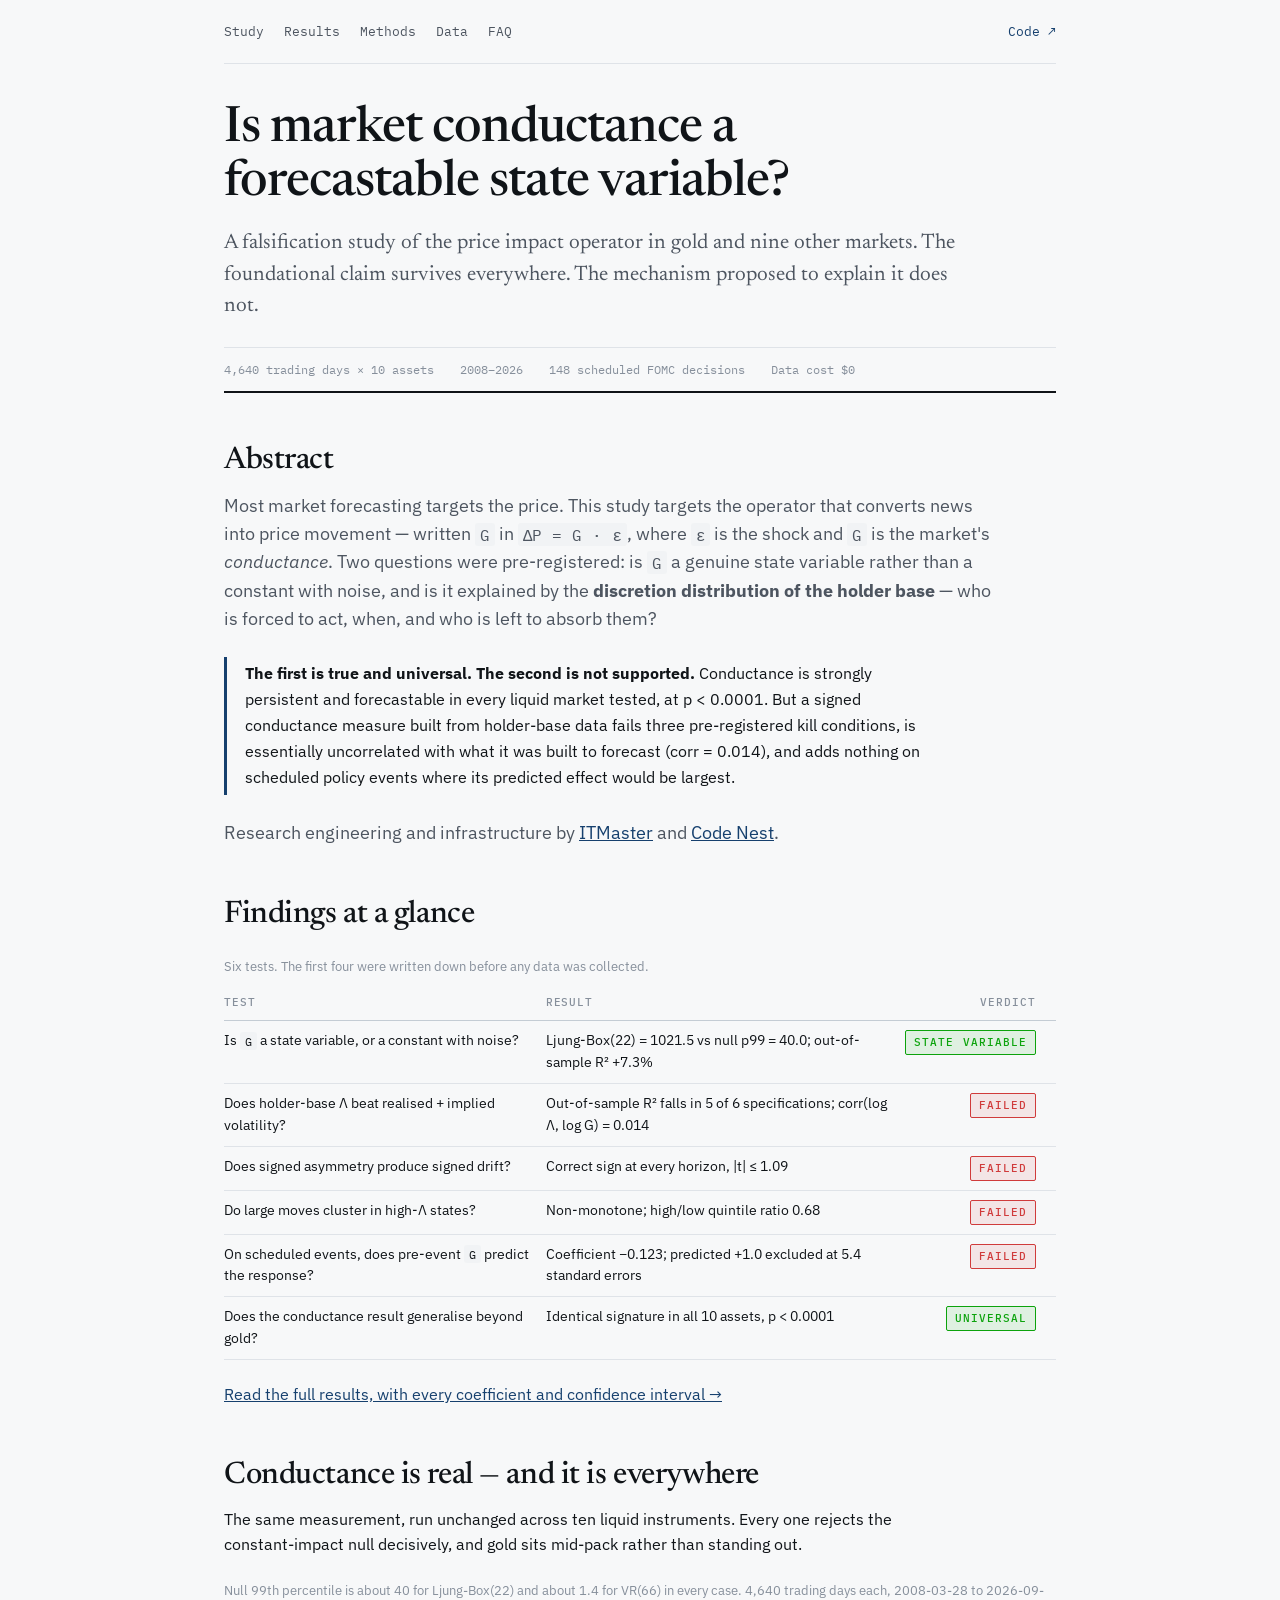
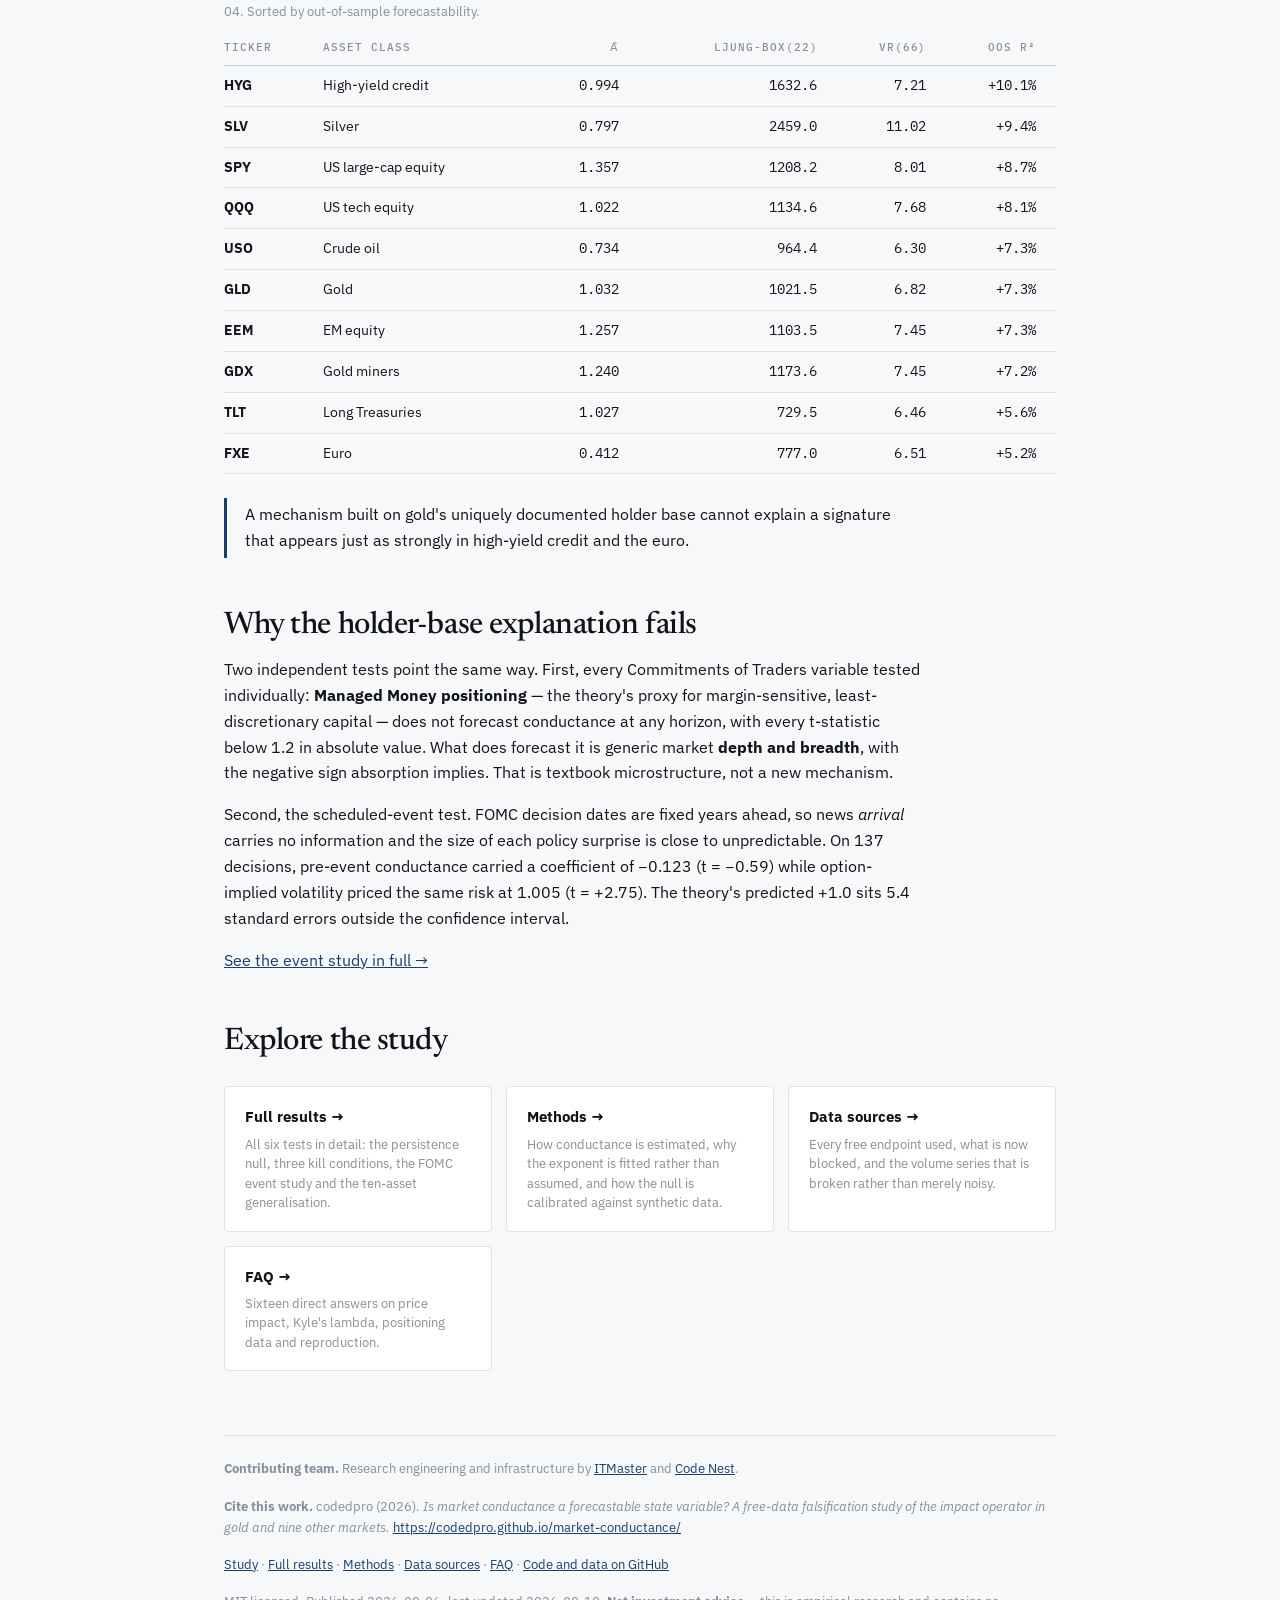
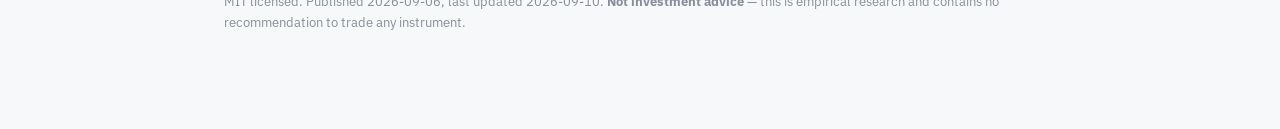
<file: index.html>
<!doctype html>
<html lang="en">
<head>
<meta charset="utf-8">
<meta name="viewport" content="width=device-width,initial-scale=1">
<title>Is Market Conductance a Forecastable State Variable?</title>
<meta name="description" content="Market conductance is a forecastable state variable in all 10 asset classes tested, at p<0.0001. The holder-base explanation for it fails at 5.4 sigma.">
<link rel="canonical" href="https://codedpro.github.io/market-conductance/">
<meta name="robots" content="index,follow,max-snippet:-1,max-image-preview:large,max-video-preview:-1">
<meta name="author" content="codedpro">
<meta name="theme-color" content="#f7f8f9">

<meta name="citation_title" content="Is market conductance a forecastable state variable? A free-data falsification study of the impact operator in gold and nine other markets">
<meta name="citation_author" content="codedpro">
<meta name="citation_author" content="ITMaster">
<meta name="citation_author" content="Code Nest">
<meta name="citation_publication_date" content="2026/09/06">
<meta name="citation_online_date" content="2026/09/06">
<meta name="citation_abstract_html_url" content="https://codedpro.github.io/market-conductance/">
<meta name="citation_public_url" content="https://codedpro.github.io/market-conductance/">
<meta name="citation_fulltext_world_readable" content="">
<meta name="citation_language" content="en">
<meta name="citation_keywords" content="market microstructure; price impact; Kyle lambda; Amihud illiquidity; market conductance; gold; Commitments of Traders; inelastic markets; event study; falsification">

<meta name="DC.title" content="Is market conductance a forecastable state variable? A free-data falsification study of the impact operator in gold and nine other markets">
<meta name="DC.creator" content="codedpro">
<meta name="DC.date" content="2026-09-06">
<meta name="DC.type" content="Text">
<meta name="DC.format" content="text/html">
<meta name="DC.language" content="en">
<meta name="DC.rights" content="MIT">
<meta name="DC.identifier" content="https://codedpro.github.io/market-conductance/">

<meta property="og:type" content="article">
<meta property="og:site_name" content="Market Conductance Study">
<meta property="og:locale" content="en_US">
<meta property="og:title" content="Is market conductance a forecastable state variable?">
<meta property="og:description" content="Market conductance is a forecastable state variable in all 10 asset classes tested, at p<0.0001. The holder-base explanation for it fails at 5.4 sigma.">
<meta property="og:url" content="https://codedpro.github.io/market-conductance/">
<meta property="og:image" content="https://codedpro.github.io/market-conductance/og.png">
<meta property="og:image:width" content="1200">
<meta property="og:image:height" content="630">
<meta property="og:image:alt" content="Market conductance study: forecastable in ten of ten asset classes; the holder-base explanation rejected at 5.4 sigma.">
<meta property="article:published_time" content="2026-09-06">
<meta property="article:modified_time" content="2026-09-10">
<meta property="article:author" content="codedpro">
<meta property="article:section" content="Quantitative finance">
<meta name="twitter:card" content="summary_large_image">
<meta name="twitter:title" content="Is market conductance a forecastable state variable?">
<meta name="twitter:description" content="Market conductance is a forecastable state variable in all 10 asset classes tested, at p<0.0001. The holder-base explanation for it fails at 5.4 sigma.">
<meta name="twitter:image" content="https://codedpro.github.io/market-conductance/og.png">

<link rel="preconnect" href="https://fonts.googleapis.com">
<link rel="preconnect" href="https://fonts.gstatic.com" crossorigin>
<link rel="stylesheet" href="https://fonts.googleapis.com/css2?family=Newsreader:opsz,wght@6..72,400;6..72,500&family=IBM+Plex+Sans:wght@400;500;600&family=IBM+Plex+Mono:wght@400;500&display=swap">
<link rel="stylesheet" href="assets/style.css">
<link rel="alternate" type="text/plain" href="https://codedpro.github.io/market-conductance/llms.txt" title="llms.txt">

<script type="application/ld+json">
{
 "@context": "https://schema.org",
 "@graph": [
  {
   "@type": "WebSite",
   "@id": "https://codedpro.github.io/market-conductance/#website",
   "url": "https://codedpro.github.io/market-conductance/",
   "name": "Market Conductance Study",
   "description": "Empirical falsification study of the market price-impact operator.",
   "inLanguage": "en",
   "publisher": {
    "@id": "https://codedpro.github.io/market-conductance/#org"
   }
  },
  {
   "@type": "Organization",
   "@id": "https://codedpro.github.io/market-conductance/#org",
   "name": "Project Lambda",
   "url": "https://codedpro.github.io/market-conductance/",
   "sameAs": [
    "https://github.com/codedpro/market-conductance"
   ],
   "member": [
    {
     "@type": "Organization",
     "name": "ITMaster",
     "url": "https://itmaster.uk"
    },
    {
     "@type": "Organization",
     "name": "Code Nest",
     "url": "https://code-nest.dev"
    }
   ]
  },
  {
   "@type": "BreadcrumbList",
   "@id": "https://codedpro.github.io/market-conductance/#breadcrumb",
   "itemListElement": [
    {
     "@type": "ListItem",
     "position": 1,
     "name": "Home",
     "item": "https://codedpro.github.io/market-conductance/"
    }
   ]
  },
  {
   "@type": "WebPage",
   "@id": "https://codedpro.github.io/market-conductance/#webpage",
   "url": "https://codedpro.github.io/market-conductance/",
   "name": "Is Market Conductance a Forecastable State Variable?",
   "description": "Market conductance is a forecastable state variable in all 10 asset classes tested, at p<0.0001. The holder-base explanation for it fails at 5.4 sigma.",
   "isPartOf": {
    "@id": "https://codedpro.github.io/market-conductance/#website"
   },
   "breadcrumb": {
    "@id": "https://codedpro.github.io/market-conductance/#breadcrumb"
   },
   "datePublished": "2026-09-06",
   "dateModified": "2026-09-10",
   "inLanguage": "en"
  },
  {
   "@type": "ScholarlyArticle",
   "@id": "https://codedpro.github.io/market-conductance/#article",
   "headline": "Is market conductance a forecastable state variable? A free-data falsification study of the impact operator in gold and nine other markets",
   "name": "Is market conductance a forecastable state variable? A free-data falsification study of the impact operator in gold and nine other markets",
   "abstract": "Tests whether the market impact operator G in dP = G x epsilon is a forecastable state variable and whether it is explained by the discretion distribution of the holder base. Conductance is strongly persistent and forecastable in all ten liquid markets tested (p < 0.0001), but the holder-base explanation fails three pre-registered kill conditions, and on 137 scheduled FOMC decisions pre-event conductance adds nothing beyond option-implied volatility, with the predicted +1.0 coefficient excluded at 5.4 standard errors.",
   "datePublished": "2026-09-06",
   "dateModified": "2026-09-10",
   "inLanguage": "en",
   "isAccessibleForFree": true,
   "license": "https://opensource.org/licenses/MIT",
   "keywords": "market microstructure, price impact, Kyle lambda, Amihud illiquidity, market conductance, gold, Commitments of Traders, inelastic markets, falsification, FOMC event study, volatility clustering, liquidity",
   "author": {
    "@type": "Person",
    "name": "codedpro",
    "url": "https://github.com/codedpro/market-conductance"
   },
   "contributor": [
    {
     "@type": "Organization",
     "name": "ITMaster",
     "url": "https://itmaster.uk"
    },
    {
     "@type": "Organization",
     "name": "Code Nest",
     "url": "https://code-nest.dev"
    }
   ],
   "publisher": {
    "@id": "https://codedpro.github.io/market-conductance/#org"
   },
   "mainEntityOfPage": "https://codedpro.github.io/market-conductance/",
   "image": "https://codedpro.github.io/market-conductance/og.png",
   "citation": [
    "Kyle, A. (1985). Continuous auctions and insider trading. Econometrica 53(6), 1315-1335.",
    "Amihud, Y. (2002). Illiquidity and stock returns. Journal of Financial Markets 5(1), 31-56.",
    "Gabaix, X. & Koijen, R. (2021). In search of the origins of financial fluctuations. NBER 28967.",
    "Brunnermeier, M. & Pedersen, L. (2009). Market liquidity and funding liquidity. RFS 22(6).",
    "Corsi, F. (2009). A simple approximate long-memory model of realized volatility. JFEC 7(2)."
   ]
  },
  {
   "@type": "Dataset",
   "@id": "https://codedpro.github.io/market-conductance/#dataset",
   "name": "Market conductance study results",
   "description": "Machine-readable results for conductance persistence tests, holder-base kill conditions, per-variable Commitments of Traders diagnostics, scheduled FOMC event tests and a ten-asset generalisation study.",
   "license": "https://opensource.org/licenses/MIT",
   "isAccessibleForFree": true,
   "creator": {
    "@id": "https://codedpro.github.io/market-conductance/#org"
   },
   "temporalCoverage": "2008-03-28/2026-09-04",
   "distribution": [
    {
     "@type": "DataDownload",
     "encodingFormat": "application/json",
     "contentUrl": "https://github.com/codedpro/market-conductance/tree/main/out"
    }
   ],
   "variableMeasured": [
    "log conductance",
    "Ljung-Box statistic",
    "variance ratio",
    "out-of-sample R-squared",
    "impact exponent alpha"
   ]
  },
  {
   "@type": "SoftwareSourceCode",
   "@id": "https://codedpro.github.io/market-conductance/#code",
   "name": "Market conductance pipeline",
   "programmingLanguage": "Python",
   "codeRepository": "https://github.com/codedpro/market-conductance",
   "license": "https://opensource.org/licenses/MIT"
  },
  {
   "@type": "DefinedTerm",
   "@id": "https://codedpro.github.io/market-conductance/#term-conductance",
   "name": "Market conductance",
   "description": "The operator converting a shock into price movement in dP = G x epsilon; equivalent to Kyle's lambda, the price impact per unit of order flow.",
   "inDefinedTermSet": {
    "@type": "DefinedTermSet",
    "name": "Market microstructure"
   }
  }
 ]
}
</script>
</head>
<body>
<a class="skip" href="#main">Skip to content</a>
<div class="wrap">
<nav class="topnav" aria-label="Sections">
<a href="">Study</a><a href="results/">Results</a><a href="methods/">Methods</a><a href="data/">Data</a><a href="faq/">FAQ</a>
<a class="gh" href="https://github.com/codedpro/market-conductance">Code &#8599;</a>
</nav>
<main id="main">
<h1>Is market conductance a forecastable state variable?</h1>
<p class="sub">A falsification study of the price impact operator in gold and nine other markets.
The foundational claim survives everywhere. The mechanism proposed to explain it does not.</p>
<div class="meta"><span>4,640 trading days &times; 10 assets</span><span>2008&ndash;2026</span>
<span>148 scheduled FOMC decisions</span><span>Data cost $0</span></div>

<h2 id="abstract">Abstract</h2>
<p class="lede">Most market forecasting targets the price. This study targets the operator that
converts news into price movement &mdash; written <code>G</code> in
<code>&Delta;P = G &middot; &epsilon;</code>, where <code>&epsilon;</code> is the shock and
<code>G</code> is the market's <em>conductance</em>. Two questions were pre-registered: is
<code>G</code> a genuine state variable rather than a constant with noise, and is it explained by
the <strong>discretion distribution of the holder base</strong> &mdash; who is forced to act, when,
and who is left to absorb them?</p>
<div class="key"><p><strong>The first is true and universal. The second is not supported.</strong>
Conductance is strongly persistent and forecastable in every liquid market tested, at
p &lt; 0.0001. But a signed conductance measure built from holder-base data fails three
pre-registered kill conditions, is essentially uncorrelated with what it was built to forecast
(corr = 0.014), and adds nothing on scheduled policy events where its predicted effect would be
largest.</p></div>
<p class="lede">Research engineering and infrastructure by <a href="https://itmaster.uk">ITMaster</a> and <a href="https://code-nest.dev">Code Nest</a>.</p>

<h2 id="findings">Findings at a glance</h2>
<div class="tscroll"><table>
<caption>Six tests. The first four were written down before any data was collected.</caption>
<thead><tr><th>Test</th><th>Result</th><th class="n">Verdict</th></tr></thead>
<tbody>
<tr><td>Is <code>G</code> a state variable, or a constant with noise?</td><td>Ljung-Box(22) = 1021.5 vs null p99 = 40.0; out-of-sample R&sup2; +7.3%</td><td class="n"><span class="stamp pass">STATE VARIABLE</span></td></tr>
<tr><td>Does holder-base &Lambda; beat realised + implied volatility?</td><td>Out-of-sample R&sup2; falls in 5 of 6 specifications; corr(log &Lambda;, log G) = 0.014</td><td class="n"><span class="stamp fail">FAILED</span></td></tr>
<tr><td>Does signed asymmetry produce signed drift?</td><td>Correct sign at every horizon, |t| &le; 1.09</td><td class="n"><span class="stamp fail">FAILED</span></td></tr>
<tr><td>Do large moves cluster in high-&Lambda; states?</td><td>Non-monotone; high/low quintile ratio 0.68</td><td class="n"><span class="stamp fail">FAILED</span></td></tr>
<tr><td>On scheduled events, does pre-event <code>G</code> predict the response?</td><td>Coefficient &minus;0.123; predicted +1.0 excluded at 5.4 standard errors</td><td class="n"><span class="stamp fail">FAILED</span></td></tr>
<tr><td>Does the conductance result generalise beyond gold?</td><td>Identical signature in all 10 assets, p &lt; 0.0001</td><td class="n"><span class="stamp pass">UNIVERSAL</span></td></tr>
</tbody></table></div>
<p><a href="results/">Read the full results, with every coefficient and confidence interval &rarr;</a></p>

<h2 id="universal">Conductance is real &mdash; and it is everywhere</h2>
<p>The same measurement, run unchanged across ten liquid instruments. Every one rejects the
constant-impact null decisively, and gold sits mid-pack rather than standing out.</p>
<div class="tscroll"><table>
<caption>Null 99th percentile is about 40 for Ljung-Box(22) and about 1.4 for VR(66) in every case. 4,640 trading days each, 2008-03-28 to 2026-09-04. Sorted by out-of-sample forecastability.</caption>
<thead><tr><th>Ticker</th><th>Asset class</th><th class="n">&alpha;&#770;</th>
<th class="n">Ljung-Box(22)</th><th class="n">VR(66)</th><th class="n">OOS R&sup2;</th></tr></thead>
<tbody><tr><td><strong>HYG</strong></td><td>High-yield credit</td><td class="n">0.994</td><td class="n">1632.6</td><td class="n">7.21</td><td class="n">+10.1%</td></tr>
<tr><td><strong>SLV</strong></td><td>Silver</td><td class="n">0.797</td><td class="n">2459.0</td><td class="n">11.02</td><td class="n">+9.4%</td></tr>
<tr><td><strong>SPY</strong></td><td>US large-cap equity</td><td class="n">1.357</td><td class="n">1208.2</td><td class="n">8.01</td><td class="n">+8.7%</td></tr>
<tr><td><strong>QQQ</strong></td><td>US tech equity</td><td class="n">1.022</td><td class="n">1134.6</td><td class="n">7.68</td><td class="n">+8.1%</td></tr>
<tr><td><strong>USO</strong></td><td>Crude oil</td><td class="n">0.734</td><td class="n">964.4</td><td class="n">6.30</td><td class="n">+7.3%</td></tr>
<tr><td><strong>GLD</strong></td><td>Gold</td><td class="n">1.032</td><td class="n">1021.5</td><td class="n">6.82</td><td class="n">+7.3%</td></tr>
<tr><td><strong>EEM</strong></td><td>EM equity</td><td class="n">1.257</td><td class="n">1103.5</td><td class="n">7.45</td><td class="n">+7.3%</td></tr>
<tr><td><strong>GDX</strong></td><td>Gold miners</td><td class="n">1.240</td><td class="n">1173.6</td><td class="n">7.45</td><td class="n">+7.2%</td></tr>
<tr><td><strong>TLT</strong></td><td>Long Treasuries</td><td class="n">1.027</td><td class="n">729.5</td><td class="n">6.46</td><td class="n">+5.6%</td></tr>
<tr><td><strong>FXE</strong></td><td>Euro</td><td class="n">0.412</td><td class="n">777.0</td><td class="n">6.51</td><td class="n">+5.2%</td></tr></tbody></table></div>
<div class="key"><p>A mechanism built on gold's uniquely documented holder base cannot explain a
signature that appears just as strongly in high-yield credit and the euro.</p></div>

<h2 id="why">Why the holder-base explanation fails</h2>
<p>Two independent tests point the same way. First, every Commitments of Traders variable tested
individually: <strong>Managed Money positioning</strong> &mdash; the theory's proxy for
margin-sensitive, least-discretionary capital &mdash; does not forecast conductance at any horizon,
with every t-statistic below 1.2 in absolute value. What does forecast it is generic market
<strong>depth and breadth</strong>, with the negative sign absorption implies. That is textbook
microstructure, not a new mechanism.</p>
<p>Second, the scheduled-event test. FOMC decision dates are fixed years ahead, so news
<em>arrival</em> carries no information and the size of each policy surprise is close to
unpredictable. On 137 decisions, pre-event conductance carried a coefficient of &minus;0.123
(t = &minus;0.59) while option-implied volatility priced the same risk at 1.005 (t = +2.75). The
theory's predicted +1.0 sits 5.4 standard errors outside the confidence interval.</p>
<p><a href="results/#fomc">See the event study in full &rarr;</a></p>

<h2 id="explore">Explore the study</h2>
<div class="cards">
<a class="card" href="results/"><b>Full results &rarr;</b><span>All six tests in detail: the
persistence null, three kill conditions, the FOMC event study and the ten-asset
generalisation.</span></a>
<a class="card" href="methods/"><b>Methods &rarr;</b><span>How conductance is estimated, why the
exponent is fitted rather than assumed, and how the null is calibrated against synthetic
data.</span></a>
<a class="card" href="data/"><b>Data sources &rarr;</b><span>Every free endpoint used, what is now
blocked, and the volume series that is broken rather than merely noisy.</span></a>
<a class="card" href="faq/"><b>FAQ &rarr;</b><span>Sixteen direct answers on price impact, Kyle's
lambda, positioning data and reproduction.</span></a>
</div>

</main>
<footer>
<p><strong>Contributing team.</strong> Research engineering and infrastructure by
<a href="https://itmaster.uk">ITMaster</a> and <a href="https://code-nest.dev">Code Nest</a>.</p>
<p><strong>Cite this work.</strong> codedpro (2026). <em>Is market conductance a forecastable state variable? A free-data falsification study of the impact operator in gold and nine other markets.</em>
<a href="https://codedpro.github.io/market-conductance/">https://codedpro.github.io/market-conductance/</a></p>
<p><a href="">Study</a> &middot; <a href="results/">Full results</a> &middot;
<a href="methods/">Methods</a> &middot; <a href="data/">Data sources</a> &middot;
<a href="faq/">FAQ</a> &middot; <a href="https://github.com/codedpro/market-conductance">Code and data on GitHub</a></p>
<p>MIT licensed. Published 2026-09-06, last updated 2026-09-10.
<strong>Not investment advice</strong> &mdash; this is empirical research and contains no
recommendation to trade any instrument.</p>
</footer>
</div>
</body>
</html>
</file>
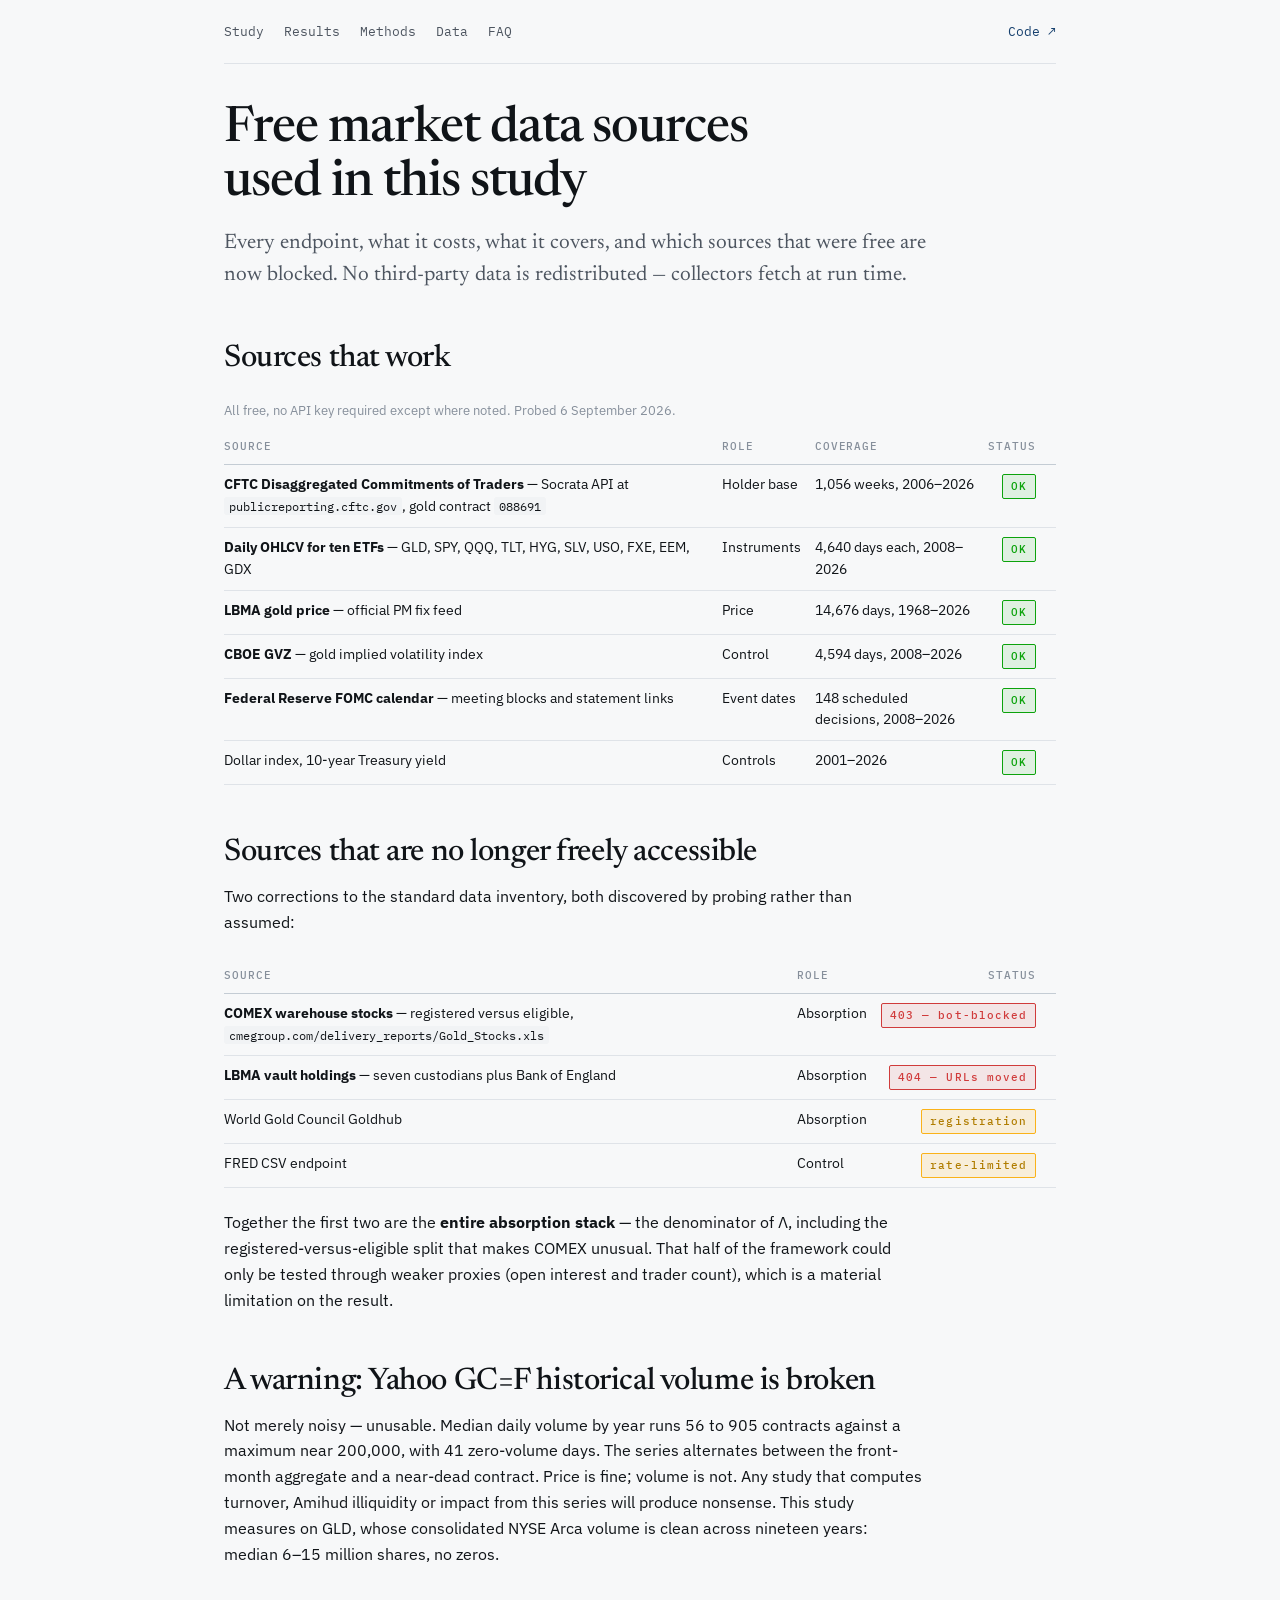
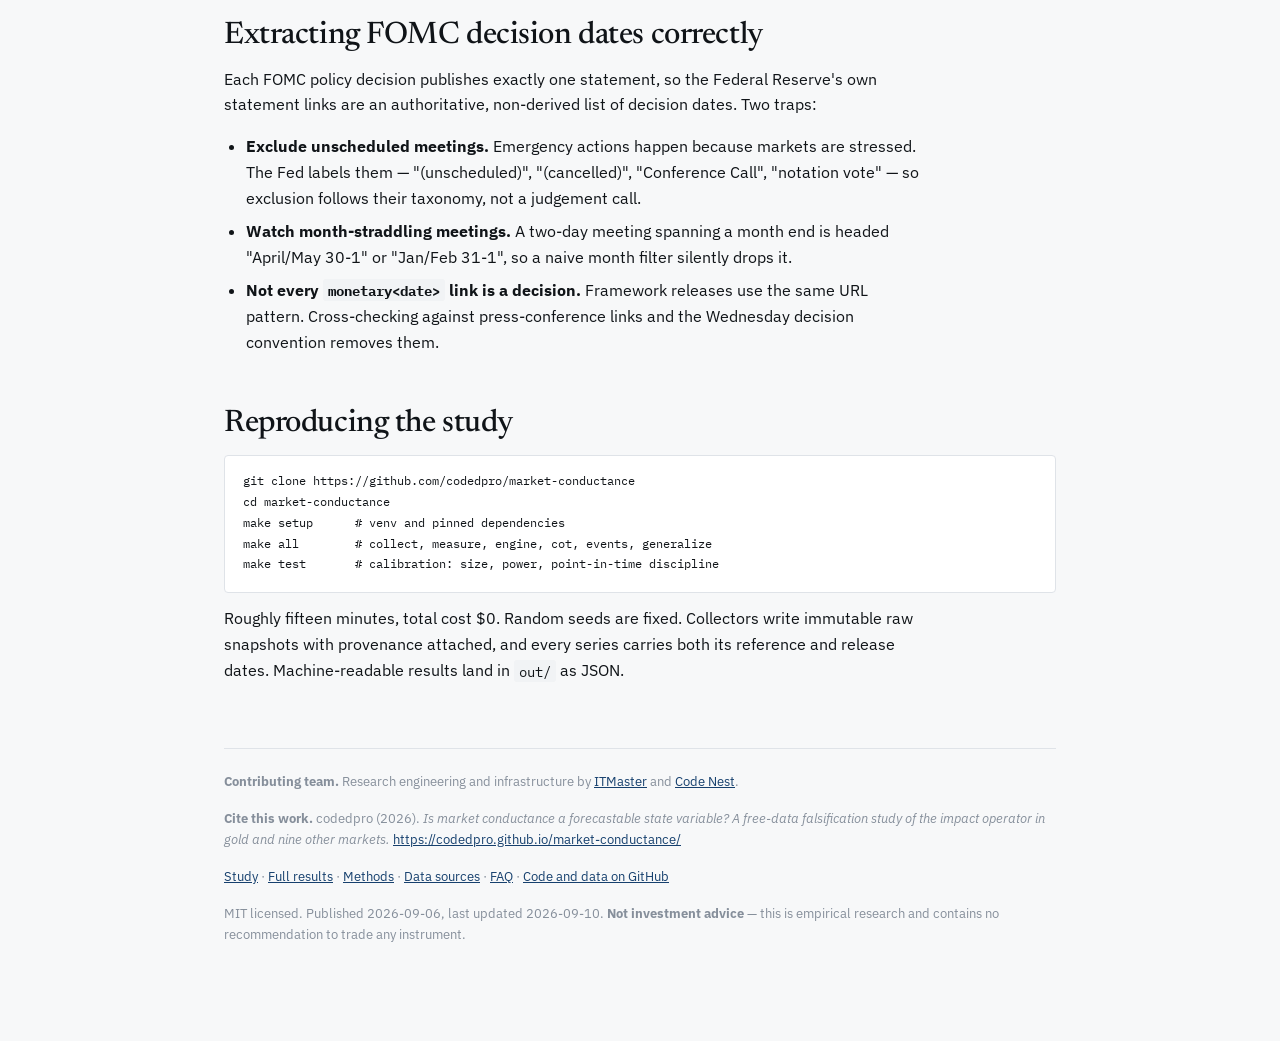
<file: data/index.html>
<!doctype html>
<html lang="en">
<head>
<meta charset="utf-8">
<meta name="viewport" content="width=device-width,initial-scale=1">
<title>Free Market Data Sources: CFTC COT, LBMA, GVZ, FOMC Dates</title>
<meta name="description" content="Every free endpoint used: CFTC Commitments of Traders API, LBMA gold fix, CBOE GVZ, FOMC dates. Which sources are now blocked, and why Yahoo GC=F volume is unusable.">
<link rel="canonical" href="https://codedpro.github.io/market-conductance/data/">
<meta name="robots" content="index,follow,max-snippet:-1,max-image-preview:large,max-video-preview:-1">
<meta name="author" content="codedpro">
<meta name="theme-color" content="#f7f8f9">

<meta name="citation_title" content="Is market conductance a forecastable state variable? A free-data falsification study of the impact operator in gold and nine other markets">
<meta name="citation_author" content="codedpro">
<meta name="citation_author" content="ITMaster">
<meta name="citation_author" content="Code Nest">
<meta name="citation_publication_date" content="2026/09/06">
<meta name="citation_online_date" content="2026/09/06">
<meta name="citation_abstract_html_url" content="https://codedpro.github.io/market-conductance/">
<meta name="citation_public_url" content="https://codedpro.github.io/market-conductance/">
<meta name="citation_fulltext_world_readable" content="">
<meta name="citation_language" content="en">
<meta name="citation_keywords" content="market microstructure; price impact; Kyle lambda; Amihud illiquidity; market conductance; gold; Commitments of Traders; inelastic markets; event study; falsification">

<meta name="DC.title" content="Is market conductance a forecastable state variable? A free-data falsification study of the impact operator in gold and nine other markets">
<meta name="DC.creator" content="codedpro">
<meta name="DC.date" content="2026-09-06">
<meta name="DC.type" content="Text">
<meta name="DC.format" content="text/html">
<meta name="DC.language" content="en">
<meta name="DC.rights" content="MIT">
<meta name="DC.identifier" content="https://codedpro.github.io/market-conductance/">

<meta property="og:type" content="article">
<meta property="og:site_name" content="Market Conductance Study">
<meta property="og:locale" content="en_US">
<meta property="og:title" content="Free market data sources used in this study">
<meta property="og:description" content="Every free endpoint used: CFTC Commitments of Traders API, LBMA gold fix, CBOE GVZ, FOMC dates. Which sources are now blocked, and why Yahoo GC=F volume is unusable.">
<meta property="og:url" content="https://codedpro.github.io/market-conductance/data/">
<meta property="og:image" content="https://codedpro.github.io/market-conductance/og.png">
<meta property="og:image:width" content="1200">
<meta property="og:image:height" content="630">
<meta property="og:image:alt" content="Market conductance study: forecastable in ten of ten asset classes; the holder-base explanation rejected at 5.4 sigma.">
<meta property="article:published_time" content="2026-09-06">
<meta property="article:modified_time" content="2026-09-10">
<meta property="article:author" content="codedpro">
<meta property="article:section" content="Quantitative finance">
<meta name="twitter:card" content="summary_large_image">
<meta name="twitter:title" content="Free market data sources used in this study">
<meta name="twitter:description" content="Every free endpoint used: CFTC Commitments of Traders API, LBMA gold fix, CBOE GVZ, FOMC dates. Which sources are now blocked, and why Yahoo GC=F volume is unusable.">
<meta name="twitter:image" content="https://codedpro.github.io/market-conductance/og.png">

<link rel="preconnect" href="https://fonts.googleapis.com">
<link rel="preconnect" href="https://fonts.gstatic.com" crossorigin>
<link rel="stylesheet" href="https://fonts.googleapis.com/css2?family=Newsreader:opsz,wght@6..72,400;6..72,500&family=IBM+Plex+Sans:wght@400;500;600&family=IBM+Plex+Mono:wght@400;500&display=swap">
<link rel="stylesheet" href="../assets/style.css">
<link rel="alternate" type="text/plain" href="https://codedpro.github.io/market-conductance/llms.txt" title="llms.txt">

<script type="application/ld+json">
{
 "@context": "https://schema.org",
 "@graph": [
  {
   "@type": "WebSite",
   "@id": "https://codedpro.github.io/market-conductance/#website",
   "url": "https://codedpro.github.io/market-conductance/",
   "name": "Market Conductance Study",
   "description": "Empirical falsification study of the market price-impact operator.",
   "inLanguage": "en",
   "publisher": {
    "@id": "https://codedpro.github.io/market-conductance/#org"
   }
  },
  {
   "@type": "Organization",
   "@id": "https://codedpro.github.io/market-conductance/#org",
   "name": "Project Lambda",
   "url": "https://codedpro.github.io/market-conductance/",
   "sameAs": [
    "https://github.com/codedpro/market-conductance"
   ],
   "member": [
    {
     "@type": "Organization",
     "name": "ITMaster",
     "url": "https://itmaster.uk"
    },
    {
     "@type": "Organization",
     "name": "Code Nest",
     "url": "https://code-nest.dev"
    }
   ]
  },
  {
   "@type": "BreadcrumbList",
   "@id": "https://codedpro.github.io/market-conductance/data/#breadcrumb",
   "itemListElement": [
    {
     "@type": "ListItem",
     "position": 1,
     "name": "Home",
     "item": "https://codedpro.github.io/market-conductance/"
    },
    {
     "@type": "ListItem",
     "position": 2,
     "name": "Data",
     "item": "https://codedpro.github.io/market-conductance/data/"
    }
   ]
  },
  {
   "@type": "WebPage",
   "@id": "https://codedpro.github.io/market-conductance/data/#webpage",
   "url": "https://codedpro.github.io/market-conductance/data/",
   "name": "Free Market Data Sources: CFTC COT, LBMA, GVZ, FOMC Dates",
   "description": "Every free endpoint used: CFTC Commitments of Traders API, LBMA gold fix, CBOE GVZ, FOMC dates. Which sources are now blocked, and why Yahoo GC=F volume is unusable.",
   "isPartOf": {
    "@id": "https://codedpro.github.io/market-conductance/#website"
   },
   "breadcrumb": {
    "@id": "https://codedpro.github.io/market-conductance/data/#breadcrumb"
   },
   "datePublished": "2026-09-06",
   "dateModified": "2026-09-10",
   "inLanguage": "en"
  }
 ]
}
</script>
</head>
<body>
<a class="skip" href="#main">Skip to content</a>
<div class="wrap">
<nav class="topnav" aria-label="Sections">
<a href="../">Study</a><a href="../results/">Results</a><a href="../methods/">Methods</a><a href="../data/">Data</a><a href="../faq/">FAQ</a>
<a class="gh" href="https://github.com/codedpro/market-conductance">Code &#8599;</a>
</nav>
<main id="main">
<h1>Free market data sources used in this study</h1>
<p class="sub">Every endpoint, what it costs, what it covers, and which sources that were free are
now blocked. No third-party data is redistributed &mdash; collectors fetch at run time.</p>

<h2 id="working">Sources that work</h2>
<div class="tscroll"><table>
<caption>All free, no API key required except where noted. Probed 6 September 2026.</caption>
<thead><tr><th>Source</th><th>Role</th><th>Coverage</th><th class="n">Status</th></tr></thead>
<tbody>
<tr><td><strong>CFTC Disaggregated Commitments of Traders</strong> &mdash; Socrata API at <code>publicreporting.cftc.gov</code>, gold contract <code>088691</code></td><td>Holder base</td><td>1,056 weeks, 2006&ndash;2026</td><td class="n"><span class="stamp pass">OK</span></td></tr>
<tr><td><strong>Daily OHLCV for ten ETFs</strong> &mdash; GLD, SPY, QQQ, TLT, HYG, SLV, USO, FXE, EEM, GDX</td><td>Instruments</td><td>4,640 days each, 2008&ndash;2026</td><td class="n"><span class="stamp pass">OK</span></td></tr>
<tr><td><strong>LBMA gold price</strong> &mdash; official PM fix feed</td><td>Price</td><td>14,676 days, 1968&ndash;2026</td><td class="n"><span class="stamp pass">OK</span></td></tr>
<tr><td><strong>CBOE GVZ</strong> &mdash; gold implied volatility index</td><td>Control</td><td>4,594 days, 2008&ndash;2026</td><td class="n"><span class="stamp pass">OK</span></td></tr>
<tr><td><strong>Federal Reserve FOMC calendar</strong> &mdash; meeting blocks and statement links</td><td>Event dates</td><td>148 scheduled decisions, 2008&ndash;2026</td><td class="n"><span class="stamp pass">OK</span></td></tr>
<tr><td>Dollar index, 10-year Treasury yield</td><td>Controls</td><td>2001&ndash;2026</td><td class="n"><span class="stamp pass">OK</span></td></tr>
</tbody></table></div>

<h2 id="blocked">Sources that are no longer freely accessible</h2>
<p>Two corrections to the standard data inventory, both discovered by probing rather than assumed:</p>
<div class="tscroll"><table>
<thead><tr><th>Source</th><th>Role</th><th class="n">Status</th></tr></thead>
<tbody>
<tr><td><strong>COMEX warehouse stocks</strong> &mdash; registered versus eligible, <code>cmegroup.com/delivery_reports/Gold_Stocks.xls</code></td><td>Absorption</td><td class="n"><span class="stamp fail">403 &mdash; bot-blocked</span></td></tr>
<tr><td><strong>LBMA vault holdings</strong> &mdash; seven custodians plus Bank of England</td><td>Absorption</td><td class="n"><span class="stamp fail">404 &mdash; URLs moved</span></td></tr>
<tr><td>World Gold Council Goldhub</td><td>Absorption</td><td class="n"><span class="stamp warn">registration</span></td></tr>
<tr><td>FRED CSV endpoint</td><td>Control</td><td class="n"><span class="stamp warn">rate-limited</span></td></tr>
</tbody></table></div>
<p>Together the first two are the <strong>entire absorption stack</strong> &mdash; the denominator of
&Lambda;, including the registered-versus-eligible split that makes COMEX unusual. That half of the
framework could only be tested through weaker proxies (open interest and trader count), which is a
material limitation on the result.</p>

<h2 id="gcf">A warning: Yahoo GC=F historical volume is broken</h2>
<p>Not merely noisy &mdash; unusable. Median daily volume by year runs 56 to 905 contracts against a
maximum near 200,000, with 41 zero-volume days. The series alternates between the front-month
aggregate and a near-dead contract. Price is fine; volume is not. Any study that computes turnover,
Amihud illiquidity or impact from this series will produce nonsense. This study measures on GLD,
whose consolidated NYSE Arca volume is clean across nineteen years: median 6&ndash;15 million shares,
no zeros.</p>

<h2 id="fomc-dates">Extracting FOMC decision dates correctly</h2>
<p>Each FOMC policy decision publishes exactly one statement, so the Federal Reserve's own statement
links are an authoritative, non-derived list of decision dates. Two traps:</p>
<ul>
<li><strong>Exclude unscheduled meetings.</strong> Emergency actions happen because markets are
stressed. The Fed labels them &mdash; "(unscheduled)", "(cancelled)", "Conference Call", "notation
vote" &mdash; so exclusion follows their taxonomy, not a judgement call.</li>
<li><strong>Watch month-straddling meetings.</strong> A two-day meeting spanning a month end is
headed "April/May 30-1" or "Jan/Feb 31-1", so a naive month filter silently drops it.</li>
<li><strong>Not every <code>monetary&lt;date&gt;</code> link is a decision.</strong> Framework
releases use the same URL pattern. Cross-checking against press-conference links and the
Wednesday decision convention removes them.</li>
</ul>

<h2 id="reproduce">Reproducing the study</h2>
<pre><code>git clone https://github.com/codedpro/market-conductance
cd market-conductance
make setup      # venv and pinned dependencies
make all        # collect, measure, engine, cot, events, generalize
make test       # calibration: size, power, point-in-time discipline</code></pre>
<p>Roughly fifteen minutes, total cost $0. Random seeds are fixed. Collectors write immutable raw
snapshots with provenance attached, and every series carries both its reference and release dates.
Machine-readable results land in <code>out/</code> as JSON.</p>

</main>
<footer>
<p><strong>Contributing team.</strong> Research engineering and infrastructure by
<a href="https://itmaster.uk">ITMaster</a> and <a href="https://code-nest.dev">Code Nest</a>.</p>
<p><strong>Cite this work.</strong> codedpro (2026). <em>Is market conductance a forecastable state variable? A free-data falsification study of the impact operator in gold and nine other markets.</em>
<a href="https://codedpro.github.io/market-conductance/">https://codedpro.github.io/market-conductance/</a></p>
<p><a href="../">Study</a> &middot; <a href="../results/">Full results</a> &middot;
<a href="../methods/">Methods</a> &middot; <a href="../data/">Data sources</a> &middot;
<a href="../faq/">FAQ</a> &middot; <a href="https://github.com/codedpro/market-conductance">Code and data on GitHub</a></p>
<p>MIT licensed. Published 2026-09-06, last updated 2026-09-10.
<strong>Not investment advice</strong> &mdash; this is empirical research and contains no
recommendation to trade any instrument.</p>
</footer>
</div>
</body>
</html>
</file>
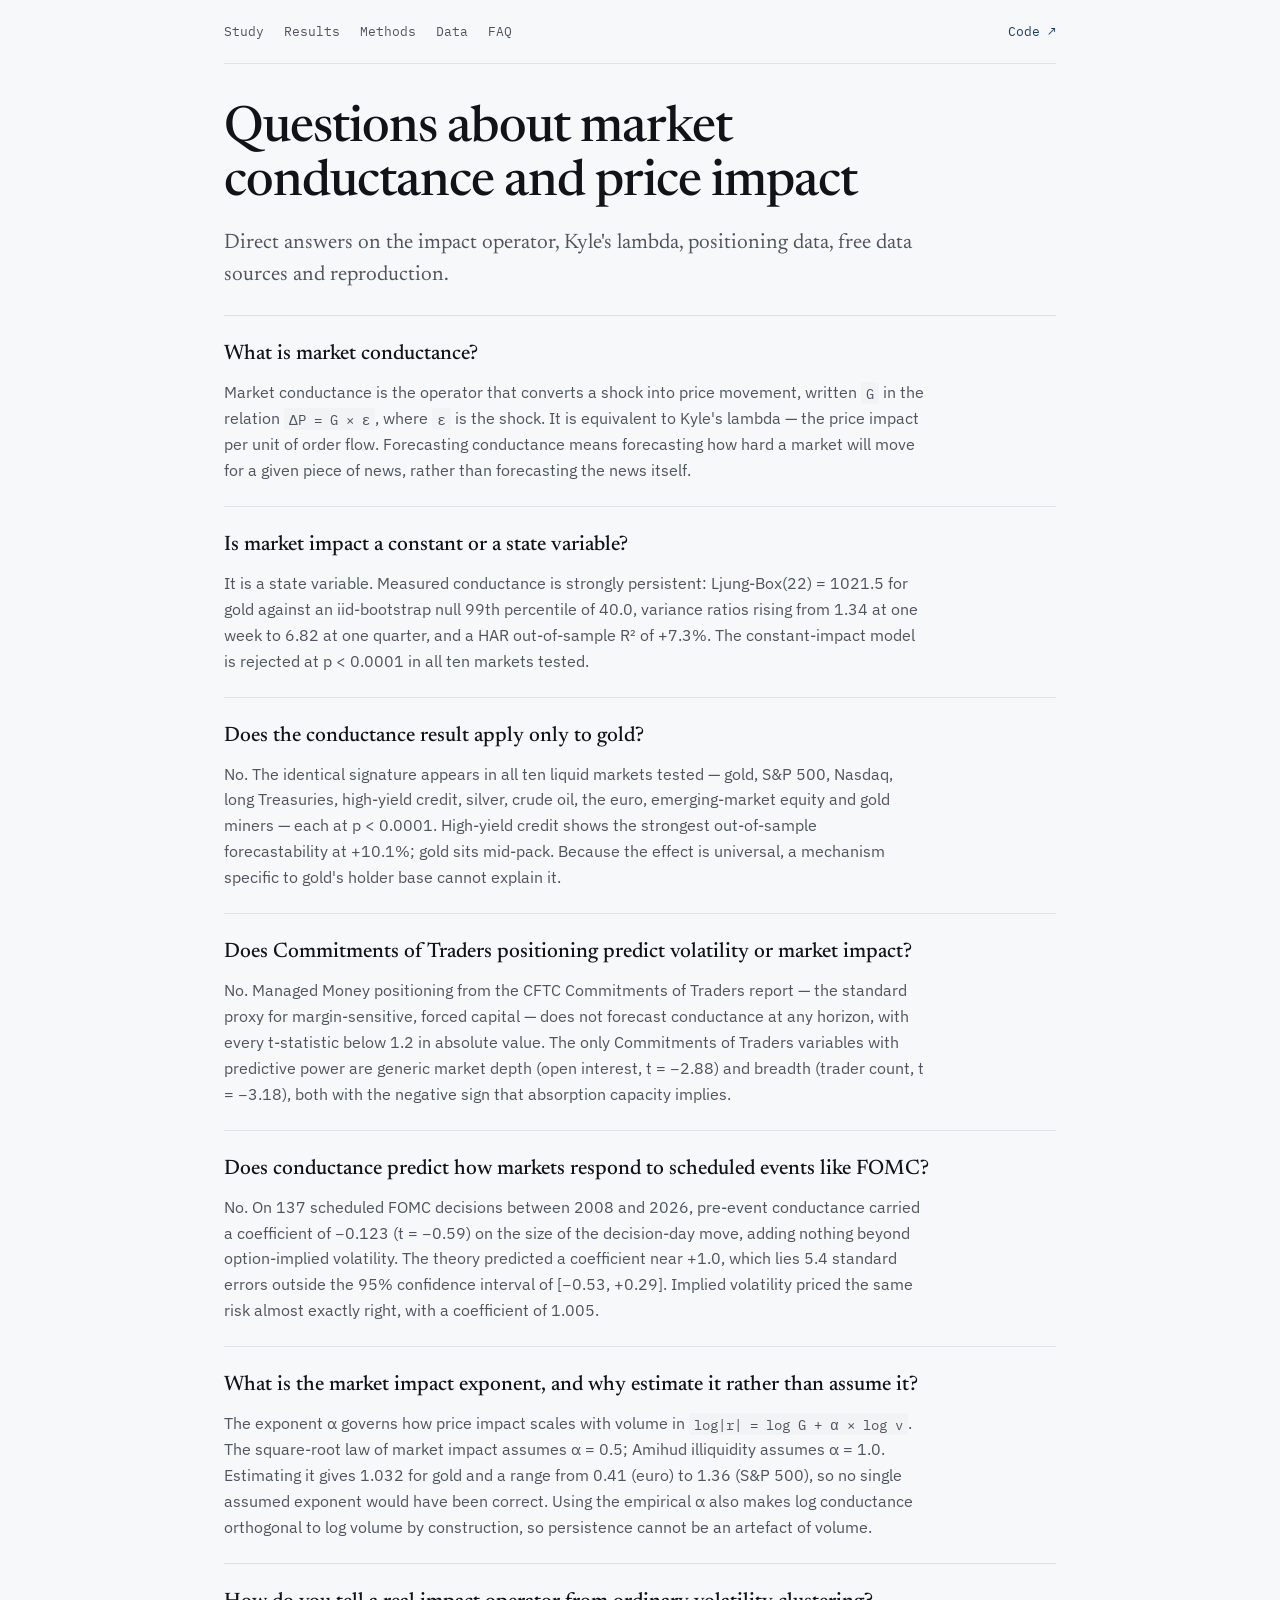
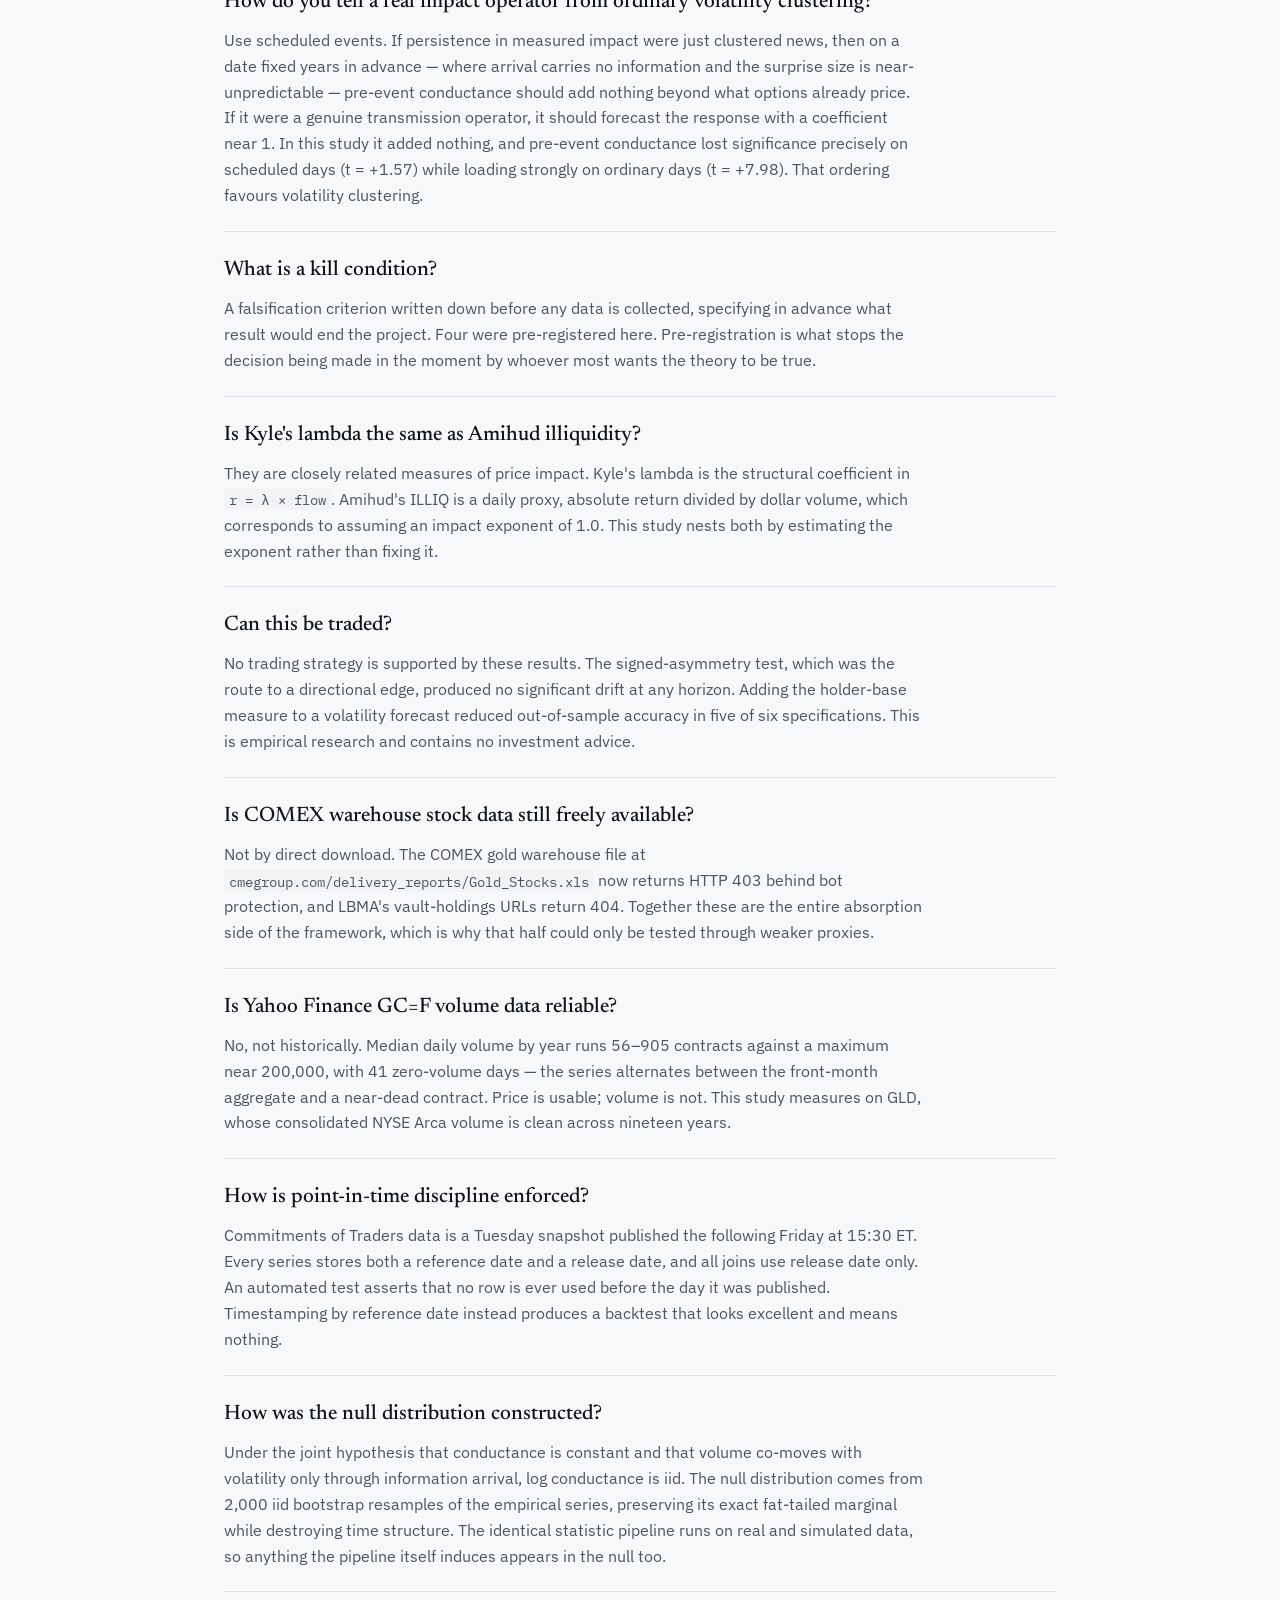
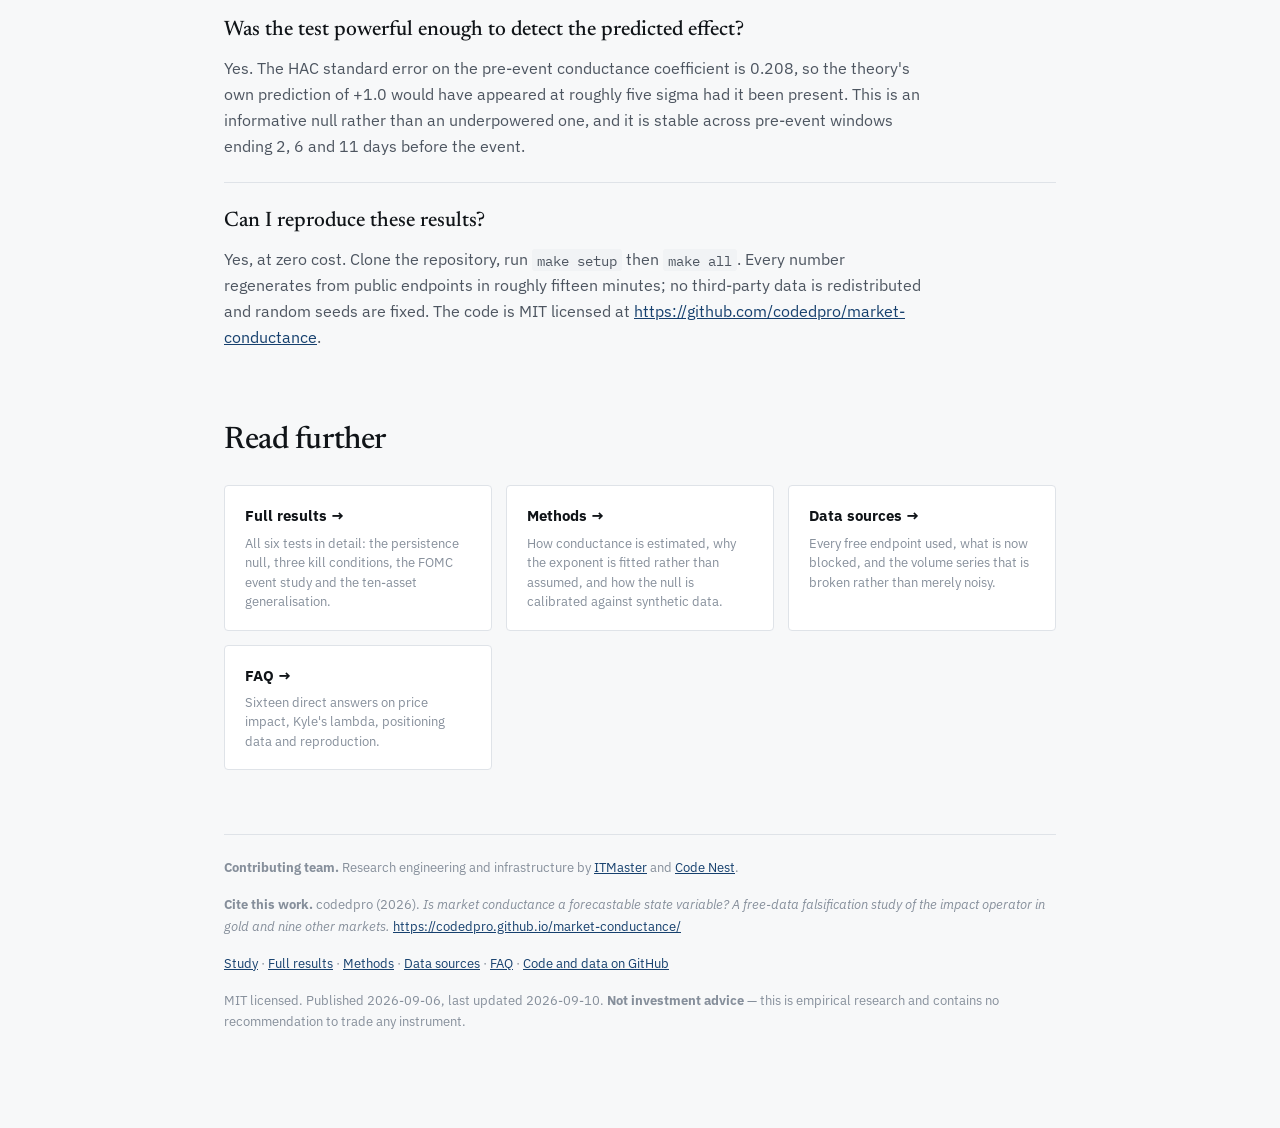
<file: faq/index.html>
<!doctype html>
<html lang="en">
<head>
<meta charset="utf-8">
<meta name="viewport" content="width=device-width,initial-scale=1">
<title>Market Conductance and Price Impact: 16 Questions Answered</title>
<meta name="description" content="What is market conductance? Is market impact constant? Does COT positioning predict volatility? Sixteen direct answers on the price impact operator and Kyle's lambda.">
<link rel="canonical" href="https://codedpro.github.io/market-conductance/faq/">
<meta name="robots" content="index,follow,max-snippet:-1,max-image-preview:large,max-video-preview:-1">
<meta name="author" content="codedpro">
<meta name="theme-color" content="#f7f8f9">

<meta name="citation_title" content="Is market conductance a forecastable state variable? A free-data falsification study of the impact operator in gold and nine other markets">
<meta name="citation_author" content="codedpro">
<meta name="citation_author" content="ITMaster">
<meta name="citation_author" content="Code Nest">
<meta name="citation_publication_date" content="2026/09/06">
<meta name="citation_online_date" content="2026/09/06">
<meta name="citation_abstract_html_url" content="https://codedpro.github.io/market-conductance/">
<meta name="citation_public_url" content="https://codedpro.github.io/market-conductance/">
<meta name="citation_fulltext_world_readable" content="">
<meta name="citation_language" content="en">
<meta name="citation_keywords" content="market microstructure; price impact; Kyle lambda; Amihud illiquidity; market conductance; gold; Commitments of Traders; inelastic markets; event study; falsification">

<meta name="DC.title" content="Is market conductance a forecastable state variable? A free-data falsification study of the impact operator in gold and nine other markets">
<meta name="DC.creator" content="codedpro">
<meta name="DC.date" content="2026-09-06">
<meta name="DC.type" content="Text">
<meta name="DC.format" content="text/html">
<meta name="DC.language" content="en">
<meta name="DC.rights" content="MIT">
<meta name="DC.identifier" content="https://codedpro.github.io/market-conductance/">

<meta property="og:type" content="article">
<meta property="og:site_name" content="Market Conductance Study">
<meta property="og:locale" content="en_US">
<meta property="og:title" content="Market conductance and price impact: questions answered">
<meta property="og:description" content="What is market conductance? Is market impact constant? Does COT positioning predict volatility? Sixteen direct answers on the price impact operator and Kyle's lambda.">
<meta property="og:url" content="https://codedpro.github.io/market-conductance/faq/">
<meta property="og:image" content="https://codedpro.github.io/market-conductance/og.png">
<meta property="og:image:width" content="1200">
<meta property="og:image:height" content="630">
<meta property="og:image:alt" content="Market conductance study: forecastable in ten of ten asset classes; the holder-base explanation rejected at 5.4 sigma.">
<meta property="article:published_time" content="2026-09-06">
<meta property="article:modified_time" content="2026-09-10">
<meta property="article:author" content="codedpro">
<meta property="article:section" content="Quantitative finance">
<meta name="twitter:card" content="summary_large_image">
<meta name="twitter:title" content="Market conductance and price impact: questions answered">
<meta name="twitter:description" content="What is market conductance? Is market impact constant? Does COT positioning predict volatility? Sixteen direct answers on the price impact operator and Kyle's lambda.">
<meta name="twitter:image" content="https://codedpro.github.io/market-conductance/og.png">

<link rel="preconnect" href="https://fonts.googleapis.com">
<link rel="preconnect" href="https://fonts.gstatic.com" crossorigin>
<link rel="stylesheet" href="https://fonts.googleapis.com/css2?family=Newsreader:opsz,wght@6..72,400;6..72,500&family=IBM+Plex+Sans:wght@400;500;600&family=IBM+Plex+Mono:wght@400;500&display=swap">
<link rel="stylesheet" href="../assets/style.css">
<link rel="alternate" type="text/plain" href="https://codedpro.github.io/market-conductance/llms.txt" title="llms.txt">

<script type="application/ld+json">
{
 "@context": "https://schema.org",
 "@graph": [
  {
   "@type": "WebSite",
   "@id": "https://codedpro.github.io/market-conductance/#website",
   "url": "https://codedpro.github.io/market-conductance/",
   "name": "Market Conductance Study",
   "description": "Empirical falsification study of the market price-impact operator.",
   "inLanguage": "en",
   "publisher": {
    "@id": "https://codedpro.github.io/market-conductance/#org"
   }
  },
  {
   "@type": "Organization",
   "@id": "https://codedpro.github.io/market-conductance/#org",
   "name": "Project Lambda",
   "url": "https://codedpro.github.io/market-conductance/",
   "sameAs": [
    "https://github.com/codedpro/market-conductance"
   ],
   "member": [
    {
     "@type": "Organization",
     "name": "ITMaster",
     "url": "https://itmaster.uk"
    },
    {
     "@type": "Organization",
     "name": "Code Nest",
     "url": "https://code-nest.dev"
    }
   ]
  },
  {
   "@type": "BreadcrumbList",
   "@id": "https://codedpro.github.io/market-conductance/faq/#breadcrumb",
   "itemListElement": [
    {
     "@type": "ListItem",
     "position": 1,
     "name": "Home",
     "item": "https://codedpro.github.io/market-conductance/"
    },
    {
     "@type": "ListItem",
     "position": 2,
     "name": "FAQ",
     "item": "https://codedpro.github.io/market-conductance/faq/"
    }
   ]
  },
  {
   "@type": "WebPage",
   "@id": "https://codedpro.github.io/market-conductance/faq/#webpage",
   "url": "https://codedpro.github.io/market-conductance/faq/",
   "name": "Market Conductance and Price Impact: 16 Questions Answered",
   "description": "What is market conductance? Is market impact constant? Does COT positioning predict volatility? Sixteen direct answers on the price impact operator and Kyle's lambda.",
   "isPartOf": {
    "@id": "https://codedpro.github.io/market-conductance/#website"
   },
   "breadcrumb": {
    "@id": "https://codedpro.github.io/market-conductance/faq/#breadcrumb"
   },
   "datePublished": "2026-09-06",
   "dateModified": "2026-09-10",
   "inLanguage": "en"
  },
  {
   "@type": "FAQPage",
   "@id": "https://codedpro.github.io/market-conductance/faq/#faq",
   "mainEntity": [
    {
     "@type": "Question",
     "name": "What is market conductance?",
     "acceptedAnswer": {
      "@type": "Answer",
      "text": "Market conductance is the operator that converts a shock into price movement, written G in the relation &Delta;P = G \u00d7 &epsilon;, where &epsilon; is the shock. It is equivalent to Kyle's lambda \u2014 the price impact per unit of order flow. Forecasting conductance means forecasting how hard a market will move for a given piece of news, rather than forecasting the news itself."
     }
    },
    {
     "@type": "Question",
     "name": "Is market impact a constant or a state variable?",
     "acceptedAnswer": {
      "@type": "Answer",
      "text": "It is a state variable. Measured conductance is strongly persistent: Ljung-Box(22) = 1021.5 for gold against an iid-bootstrap null 99th percentile of 40.0, variance ratios rising from 1.34 at one week to 6.82 at one quarter, and a HAR out-of-sample R&sup2; of +7.3%. The constant-impact model is rejected at p &lt; 0.0001 in all ten markets tested."
     }
    },
    {
     "@type": "Question",
     "name": "Does the conductance result apply only to gold?",
     "acceptedAnswer": {
      "@type": "Answer",
      "text": "No. The identical signature appears in all ten liquid markets tested \u2014 gold, S&amp;P 500, Nasdaq, long Treasuries, high-yield credit, silver, crude oil, the euro, emerging-market equity and gold miners \u2014 each at p &lt; 0.0001. High-yield credit shows the strongest out-of-sample forecastability at +10.1%; gold sits mid-pack. Because the effect is universal, a mechanism specific to gold's holder base cannot explain it."
     }
    },
    {
     "@type": "Question",
     "name": "Does Commitments of Traders positioning predict volatility or market impact?",
     "acceptedAnswer": {
      "@type": "Answer",
      "text": "No. Managed Money positioning from the CFTC Commitments of Traders report \u2014 the standard proxy for margin-sensitive, forced capital \u2014 does not forecast conductance at any horizon, with every t-statistic below 1.2 in absolute value. The only Commitments of Traders variables with predictive power are generic market depth (open interest, t = &minus;2.88) and breadth (trader count, t = &minus;3.18), both with the negative sign that absorption capacity implies."
     }
    },
    {
     "@type": "Question",
     "name": "Does conductance predict how markets respond to scheduled events like FOMC?",
     "acceptedAnswer": {
      "@type": "Answer",
      "text": "No. On 137 scheduled FOMC decisions between 2008 and 2026, pre-event conductance carried a coefficient of &minus;0.123 (t = &minus;0.59) on the size of the decision-day move, adding nothing beyond option-implied volatility. The theory predicted a coefficient near +1.0, which lies 5.4 standard errors outside the 95% confidence interval of [&minus;0.53, +0.29]. Implied volatility priced the same risk almost exactly right, with a coefficient of 1.005."
     }
    },
    {
     "@type": "Question",
     "name": "What is the market impact exponent, and why estimate it rather than assume it?",
     "acceptedAnswer": {
      "@type": "Answer",
      "text": "The exponent &alpha; governs how price impact scales with volume in log|r| = log G + &alpha; \u00d7 log v. The square-root law of market impact assumes &alpha; = 0.5; Amihud illiquidity assumes &alpha; = 1.0. Estimating it gives 1.032 for gold and a range from 0.41 (euro) to 1.36 (S&amp;P 500), so no single assumed exponent would have been correct. Using the empirical &alpha; also makes log conductance orthogonal to log volume by construction, so persistence cannot be an artefact of volume."
     }
    },
    {
     "@type": "Question",
     "name": "How do you tell a real impact operator from ordinary volatility clustering?",
     "acceptedAnswer": {
      "@type": "Answer",
      "text": "Use scheduled events. If persistence in measured impact were just clustered news, then on a date fixed years in advance \u2014 where arrival carries no information and the surprise size is near-unpredictable \u2014 pre-event conductance should add nothing beyond what options already price. If it were a genuine transmission operator, it should forecast the response with a coefficient near 1. In this study it added nothing, and pre-event conductance lost significance precisely on scheduled days (t = +1.57) while loading strongly on ordinary days (t = +7.98). That ordering favours volatility clustering."
     }
    },
    {
     "@type": "Question",
     "name": "What is a kill condition?",
     "acceptedAnswer": {
      "@type": "Answer",
      "text": "A falsification criterion written down before any data is collected, specifying in advance what result would end the project. Four were pre-registered here. Pre-registration is what stops the decision being made in the moment by whoever most wants the theory to be true."
     }
    },
    {
     "@type": "Question",
     "name": "Is Kyle's lambda the same as Amihud illiquidity?",
     "acceptedAnswer": {
      "@type": "Answer",
      "text": "They are closely related measures of price impact. Kyle's lambda is the structural coefficient in r = &lambda; \u00d7 flow. Amihud's ILLIQ is a daily proxy, absolute return divided by dollar volume, which corresponds to assuming an impact exponent of 1.0. This study nests both by estimating the exponent rather than fixing it."
     }
    },
    {
     "@type": "Question",
     "name": "Can this be traded?",
     "acceptedAnswer": {
      "@type": "Answer",
      "text": "No trading strategy is supported by these results. The signed-asymmetry test, which was the route to a directional edge, produced no significant drift at any horizon. Adding the holder-base measure to a volatility forecast reduced out-of-sample accuracy in five of six specifications. This is empirical research and contains no investment advice."
     }
    },
    {
     "@type": "Question",
     "name": "Is COMEX warehouse stock data still freely available?",
     "acceptedAnswer": {
      "@type": "Answer",
      "text": "Not by direct download. The COMEX gold warehouse file at cmegroup.com/delivery_reports/Gold_Stocks.xls now returns HTTP 403 behind bot protection, and LBMA's vault-holdings URLs return 404. Together these are the entire absorption side of the framework, which is why that half could only be tested through weaker proxies."
     }
    },
    {
     "@type": "Question",
     "name": "Is Yahoo Finance GC=F volume data reliable?",
     "acceptedAnswer": {
      "@type": "Answer",
      "text": "No, not historically. Median daily volume by year runs 56&ndash;905 contracts against a maximum near 200,000, with 41 zero-volume days \u2014 the series alternates between the front-month aggregate and a near-dead contract. Price is usable; volume is not. This study measures on GLD, whose consolidated NYSE Arca volume is clean across nineteen years."
     }
    },
    {
     "@type": "Question",
     "name": "How is point-in-time discipline enforced?",
     "acceptedAnswer": {
      "@type": "Answer",
      "text": "Commitments of Traders data is a Tuesday snapshot published the following Friday at 15:30 ET. Every series stores both a reference date and a release date, and all joins use release date only. An automated test asserts that no row is ever used before the day it was published. Timestamping by reference date instead produces a backtest that looks excellent and means nothing."
     }
    },
    {
     "@type": "Question",
     "name": "How was the null distribution constructed?",
     "acceptedAnswer": {
      "@type": "Answer",
      "text": "Under the joint hypothesis that conductance is constant and that volume co-moves with volatility only through information arrival, log conductance is iid. The null distribution comes from 2,000 iid bootstrap resamples of the empirical series, preserving its exact fat-tailed marginal while destroying time structure. The identical statistic pipeline runs on real and simulated data, so anything the pipeline itself induces appears in the null too."
     }
    },
    {
     "@type": "Question",
     "name": "Was the test powerful enough to detect the predicted effect?",
     "acceptedAnswer": {
      "@type": "Answer",
      "text": "Yes. The HAC standard error on the pre-event conductance coefficient is 0.208, so the theory's own prediction of +1.0 would have appeared at roughly five sigma had it been present. This is an informative null rather than an underpowered one, and it is stable across pre-event windows ending 2, 6 and 11 days before the event."
     }
    },
    {
     "@type": "Question",
     "name": "Can I reproduce these results?",
     "acceptedAnswer": {
      "@type": "Answer",
      "text": "Yes, at zero cost. Clone the repository, run make setup then make all. Every number regenerates from public endpoints in roughly fifteen minutes; no third-party data is redistributed and random seeds are fixed. The code is MIT licensed at <a href=\"https://github.com/codedpro/market-conductance\">https://github.com/codedpro/market-conductance</a>."
     }
    }
   ]
  }
 ]
}
</script>
</head>
<body>
<a class="skip" href="#main">Skip to content</a>
<div class="wrap">
<nav class="topnav" aria-label="Sections">
<a href="../">Study</a><a href="../results/">Results</a><a href="../methods/">Methods</a><a href="../data/">Data</a><a href="../faq/">FAQ</a>
<a class="gh" href="https://github.com/codedpro/market-conductance">Code &#8599;</a>
</nav>
<main id="main"><h1>Questions about market conductance and price impact</h1><p class="sub">Direct answers on the impact operator, Kyle's lambda, positioning data, free data sources and reproduction.</p><div class="faqitem"><h3 id="q1">What is market conductance?</h3><p>Market conductance is the operator that converts a shock into price movement, written <code>G</code> in the relation <code>&Delta;P = G &times; &epsilon;</code>, where <code>&epsilon;</code> is the shock. It is equivalent to Kyle's lambda &mdash; the price impact per unit of order flow. Forecasting conductance means forecasting how hard a market will move for a given piece of news, rather than forecasting the news itself.</p></div><div class="faqitem"><h3 id="q2">Is market impact a constant or a state variable?</h3><p>It is a state variable. Measured conductance is strongly persistent: Ljung-Box(22) = 1021.5 for gold against an iid-bootstrap null 99th percentile of 40.0, variance ratios rising from 1.34 at one week to 6.82 at one quarter, and a HAR out-of-sample R&sup2; of +7.3%. The constant-impact model is rejected at p &lt; 0.0001 in all ten markets tested.</p></div><div class="faqitem"><h3 id="q3">Does the conductance result apply only to gold?</h3><p>No. The identical signature appears in all ten liquid markets tested &mdash; gold, S&amp;P 500, Nasdaq, long Treasuries, high-yield credit, silver, crude oil, the euro, emerging-market equity and gold miners &mdash; each at p &lt; 0.0001. High-yield credit shows the strongest out-of-sample forecastability at +10.1%; gold sits mid-pack. Because the effect is universal, a mechanism specific to gold's holder base cannot explain it.</p></div><div class="faqitem"><h3 id="q4">Does Commitments of Traders positioning predict volatility or market impact?</h3><p>No. Managed Money positioning from the CFTC Commitments of Traders report &mdash; the standard proxy for margin-sensitive, forced capital &mdash; does not forecast conductance at any horizon, with every t-statistic below 1.2 in absolute value. The only Commitments of Traders variables with predictive power are generic market depth (open interest, t = &minus;2.88) and breadth (trader count, t = &minus;3.18), both with the negative sign that absorption capacity implies.</p></div><div class="faqitem"><h3 id="q5">Does conductance predict how markets respond to scheduled events like FOMC?</h3><p>No. On 137 scheduled FOMC decisions between 2008 and 2026, pre-event conductance carried a coefficient of &minus;0.123 (t = &minus;0.59) on the size of the decision-day move, adding nothing beyond option-implied volatility. The theory predicted a coefficient near +1.0, which lies 5.4 standard errors outside the 95% confidence interval of [&minus;0.53, +0.29]. Implied volatility priced the same risk almost exactly right, with a coefficient of 1.005.</p></div><div class="faqitem"><h3 id="q6">What is the market impact exponent, and why estimate it rather than assume it?</h3><p>The exponent &alpha; governs how price impact scales with volume in <code>log|r| = log G + &alpha; &times; log v</code>. The square-root law of market impact assumes &alpha; = 0.5; Amihud illiquidity assumes &alpha; = 1.0. Estimating it gives 1.032 for gold and a range from 0.41 (euro) to 1.36 (S&amp;P 500), so no single assumed exponent would have been correct. Using the empirical &alpha; also makes log conductance orthogonal to log volume by construction, so persistence cannot be an artefact of volume.</p></div><div class="faqitem"><h3 id="q7">How do you tell a real impact operator from ordinary volatility clustering?</h3><p>Use scheduled events. If persistence in measured impact were just clustered news, then on a date fixed years in advance &mdash; where arrival carries no information and the surprise size is near-unpredictable &mdash; pre-event conductance should add nothing beyond what options already price. If it were a genuine transmission operator, it should forecast the response with a coefficient near 1. In this study it added nothing, and pre-event conductance lost significance precisely on scheduled days (t = +1.57) while loading strongly on ordinary days (t = +7.98). That ordering favours volatility clustering.</p></div><div class="faqitem"><h3 id="q8">What is a kill condition?</h3><p>A falsification criterion written down before any data is collected, specifying in advance what result would end the project. Four were pre-registered here. Pre-registration is what stops the decision being made in the moment by whoever most wants the theory to be true.</p></div><div class="faqitem"><h3 id="q9">Is Kyle's lambda the same as Amihud illiquidity?</h3><p>They are closely related measures of price impact. Kyle's lambda is the structural coefficient in <code>r = &lambda; &times; flow</code>. Amihud's ILLIQ is a daily proxy, absolute return divided by dollar volume, which corresponds to assuming an impact exponent of 1.0. This study nests both by estimating the exponent rather than fixing it.</p></div><div class="faqitem"><h3 id="q10">Can this be traded?</h3><p>No trading strategy is supported by these results. The signed-asymmetry test, which was the route to a directional edge, produced no significant drift at any horizon. Adding the holder-base measure to a volatility forecast reduced out-of-sample accuracy in five of six specifications. This is empirical research and contains no investment advice.</p></div><div class="faqitem"><h3 id="q11">Is COMEX warehouse stock data still freely available?</h3><p>Not by direct download. The COMEX gold warehouse file at <code>cmegroup.com/delivery_reports/Gold_Stocks.xls</code> now returns HTTP 403 behind bot protection, and LBMA's vault-holdings URLs return 404. Together these are the entire absorption side of the framework, which is why that half could only be tested through weaker proxies.</p></div><div class="faqitem"><h3 id="q12">Is Yahoo Finance GC=F volume data reliable?</h3><p>No, not historically. Median daily volume by year runs 56&ndash;905 contracts against a maximum near 200,000, with 41 zero-volume days &mdash; the series alternates between the front-month aggregate and a near-dead contract. Price is usable; volume is not. This study measures on GLD, whose consolidated NYSE Arca volume is clean across nineteen years.</p></div><div class="faqitem"><h3 id="q13">How is point-in-time discipline enforced?</h3><p>Commitments of Traders data is a Tuesday snapshot published the following Friday at 15:30 ET. Every series stores both a reference date and a release date, and all joins use release date only. An automated test asserts that no row is ever used before the day it was published. Timestamping by reference date instead produces a backtest that looks excellent and means nothing.</p></div><div class="faqitem"><h3 id="q14">How was the null distribution constructed?</h3><p>Under the joint hypothesis that conductance is constant and that volume co-moves with volatility only through information arrival, log conductance is iid. The null distribution comes from 2,000 iid bootstrap resamples of the empirical series, preserving its exact fat-tailed marginal while destroying time structure. The identical statistic pipeline runs on real and simulated data, so anything the pipeline itself induces appears in the null too.</p></div><div class="faqitem"><h3 id="q15">Was the test powerful enough to detect the predicted effect?</h3><p>Yes. The HAC standard error on the pre-event conductance coefficient is 0.208, so the theory's own prediction of +1.0 would have appeared at roughly five sigma had it been present. This is an informative null rather than an underpowered one, and it is stable across pre-event windows ending 2, 6 and 11 days before the event.</p></div><div class="faqitem"><h3 id="q16">Can I reproduce these results?</h3><p>Yes, at zero cost. Clone the repository, run <code>make setup</code> then <code>make all</code>. Every number regenerates from public endpoints in roughly fifteen minutes; no third-party data is redistributed and random seeds are fixed. The code is MIT licensed at <a href="https://github.com/codedpro/market-conductance">https://github.com/codedpro/market-conductance</a>.</p></div><h2>Read further</h2><div class="cards">
<a class="card" href="../results/"><b>Full results &rarr;</b><span>All six tests in detail: the
persistence null, three kill conditions, the FOMC event study and the ten-asset
generalisation.</span></a>
<a class="card" href="../methods/"><b>Methods &rarr;</b><span>How conductance is estimated, why the
exponent is fitted rather than assumed, and how the null is calibrated against synthetic
data.</span></a>
<a class="card" href="../data/"><b>Data sources &rarr;</b><span>Every free endpoint used, what is now
blocked, and the volume series that is broken rather than merely noisy.</span></a>
<a class="card" href="../faq/"><b>FAQ &rarr;</b><span>Sixteen direct answers on price impact, Kyle's
lambda, positioning data and reproduction.</span></a>
</div>
</main>
<footer>
<p><strong>Contributing team.</strong> Research engineering and infrastructure by
<a href="https://itmaster.uk">ITMaster</a> and <a href="https://code-nest.dev">Code Nest</a>.</p>
<p><strong>Cite this work.</strong> codedpro (2026). <em>Is market conductance a forecastable state variable? A free-data falsification study of the impact operator in gold and nine other markets.</em>
<a href="https://codedpro.github.io/market-conductance/">https://codedpro.github.io/market-conductance/</a></p>
<p><a href="../">Study</a> &middot; <a href="../results/">Full results</a> &middot;
<a href="../methods/">Methods</a> &middot; <a href="../data/">Data sources</a> &middot;
<a href="../faq/">FAQ</a> &middot; <a href="https://github.com/codedpro/market-conductance">Code and data on GitHub</a></p>
<p>MIT licensed. Published 2026-09-06, last updated 2026-09-10.
<strong>Not investment advice</strong> &mdash; this is empirical research and contains no
recommendation to trade any instrument.</p>
</footer>
</div>
</body>
</html>
</file>
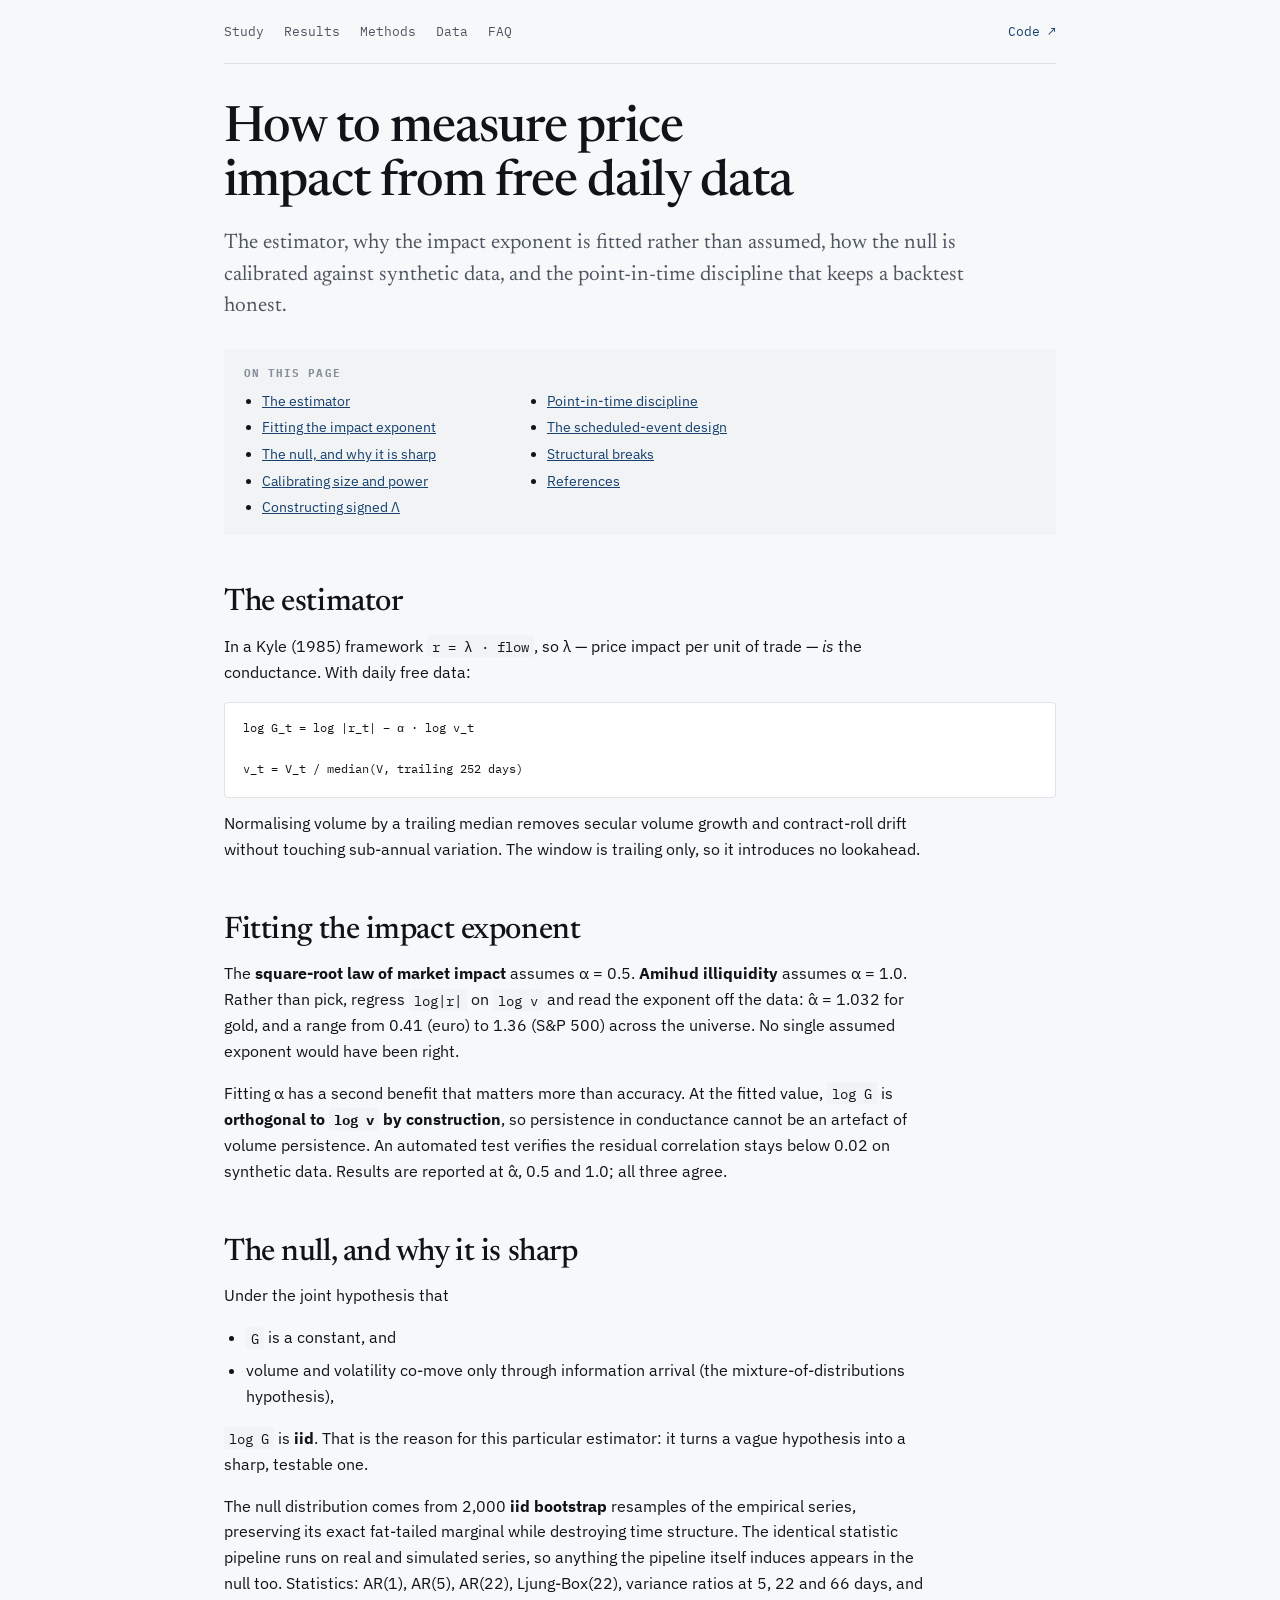
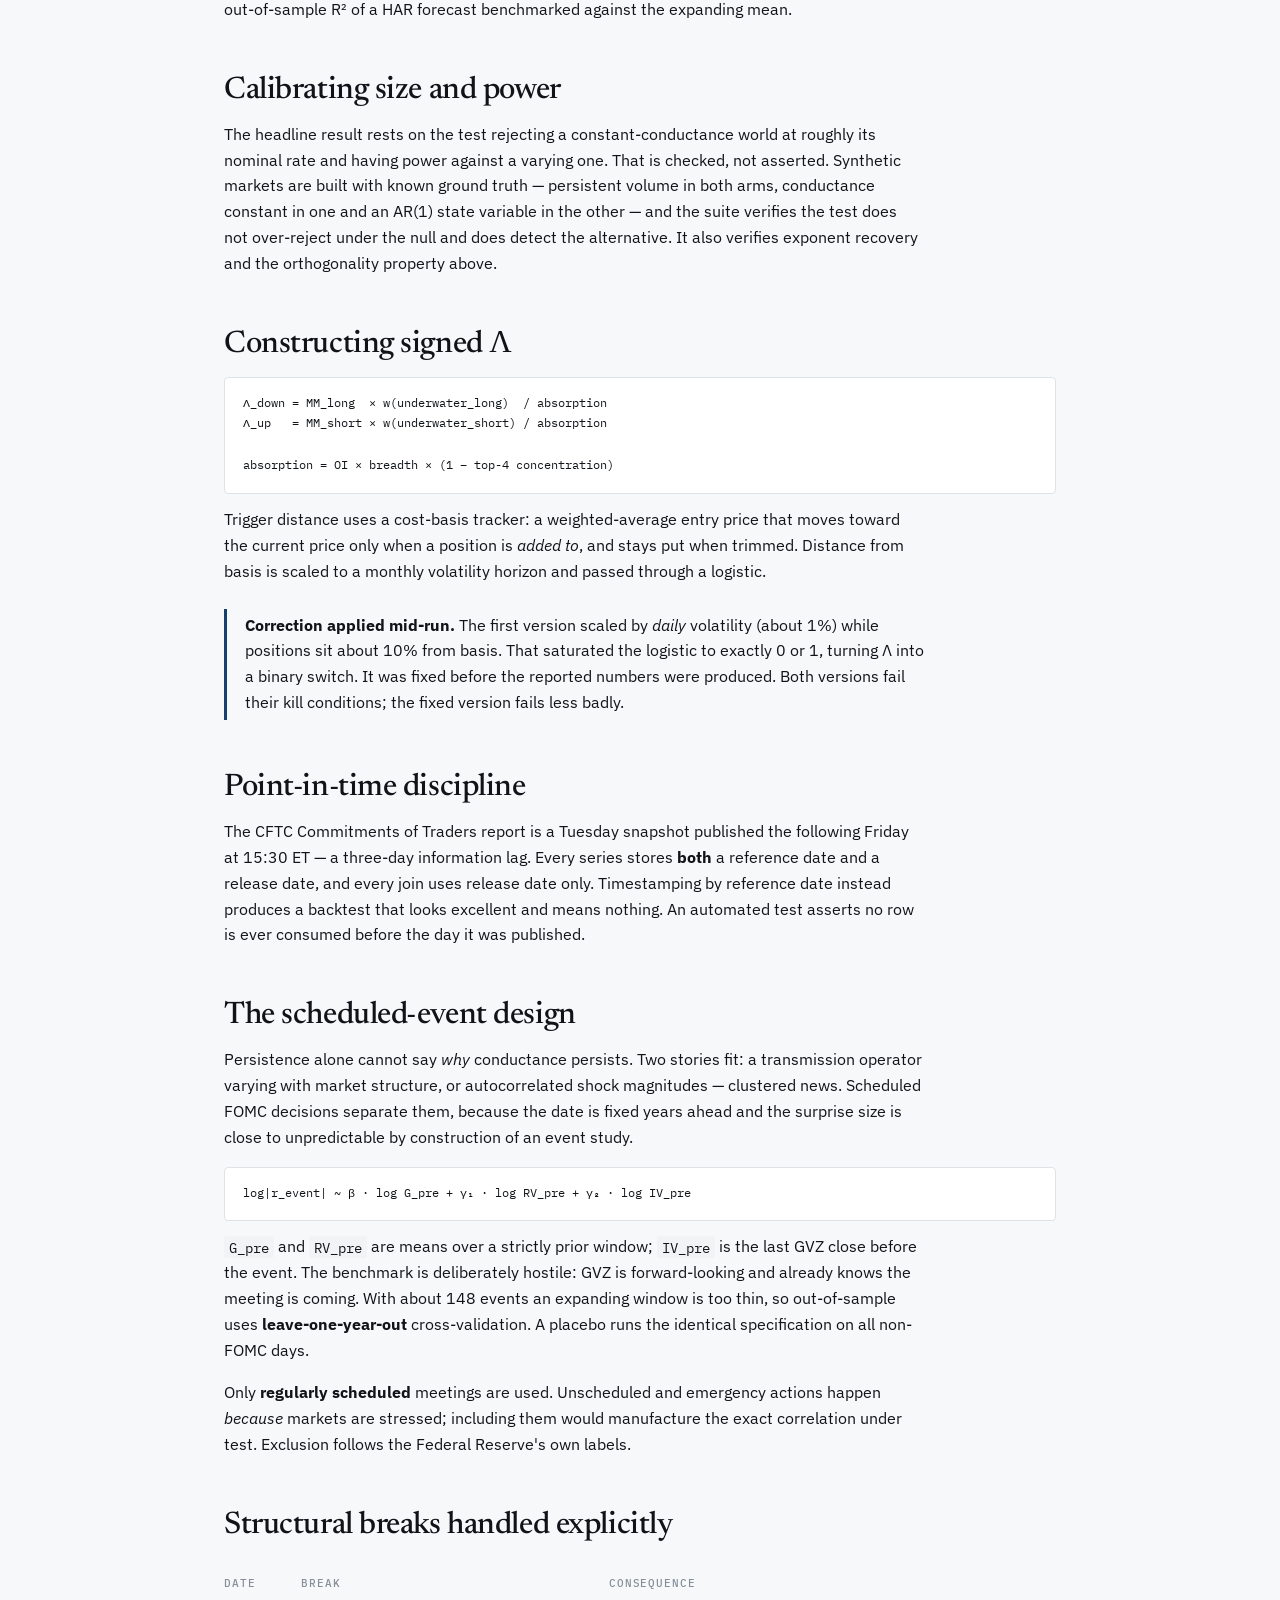
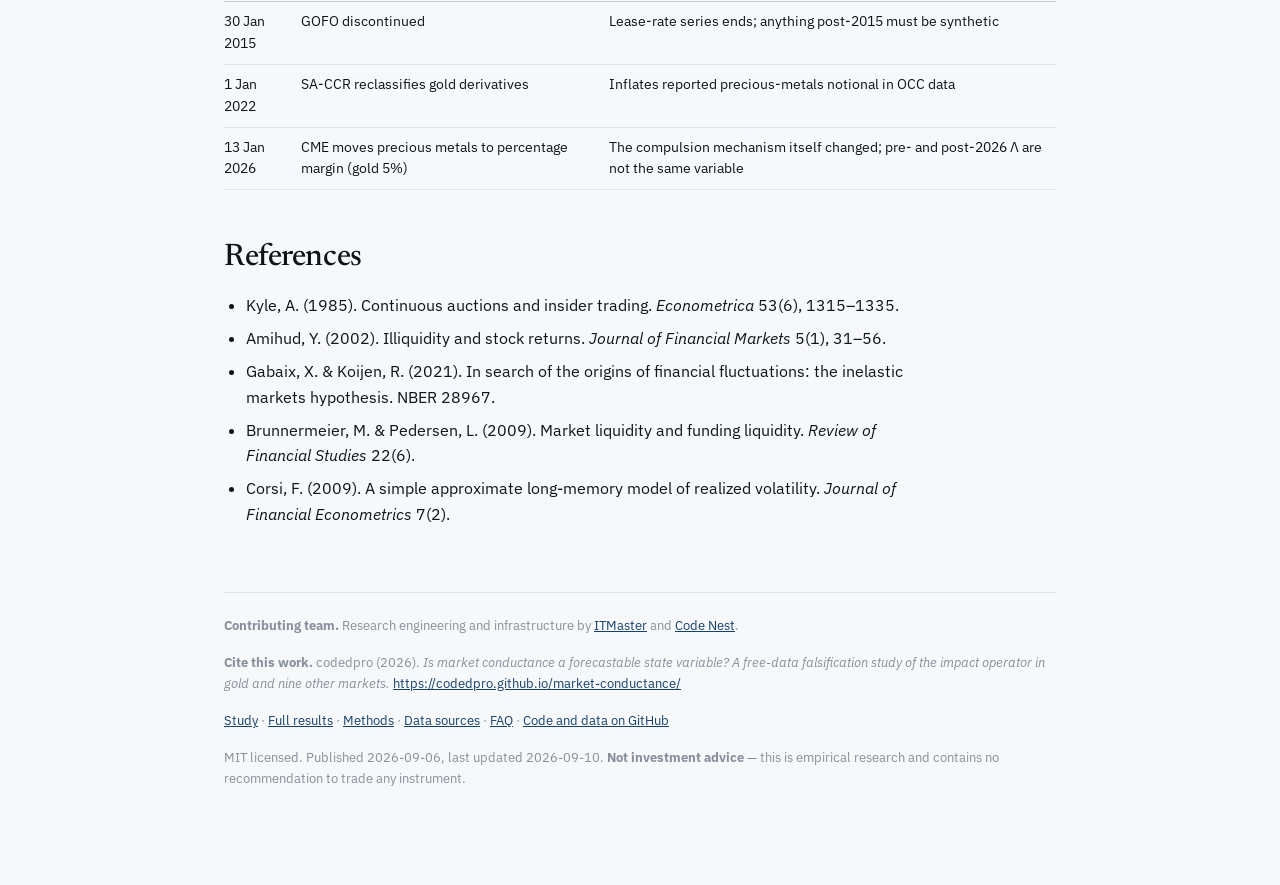
<file: methods/index.html>
<!doctype html>
<html lang="en">
<head>
<meta charset="utf-8">
<meta name="viewport" content="width=device-width,initial-scale=1">
<title>How to Measure Price Impact From Free Daily Data | Methods</title>
<meta name="description" content="Estimating Kyle's lambda from daily data: fitting the impact exponent instead of assuming the square-root law, building a sharp iid null, and calibrating test size and power.">
<link rel="canonical" href="https://codedpro.github.io/market-conductance/methods/">
<meta name="robots" content="index,follow,max-snippet:-1,max-image-preview:large,max-video-preview:-1">
<meta name="author" content="codedpro">
<meta name="theme-color" content="#f7f8f9">

<meta name="citation_title" content="Is market conductance a forecastable state variable? A free-data falsification study of the impact operator in gold and nine other markets">
<meta name="citation_author" content="codedpro">
<meta name="citation_author" content="ITMaster">
<meta name="citation_author" content="Code Nest">
<meta name="citation_publication_date" content="2026/09/06">
<meta name="citation_online_date" content="2026/09/06">
<meta name="citation_abstract_html_url" content="https://codedpro.github.io/market-conductance/">
<meta name="citation_public_url" content="https://codedpro.github.io/market-conductance/">
<meta name="citation_fulltext_world_readable" content="">
<meta name="citation_language" content="en">
<meta name="citation_keywords" content="market microstructure; price impact; Kyle lambda; Amihud illiquidity; market conductance; gold; Commitments of Traders; inelastic markets; event study; falsification">

<meta name="DC.title" content="Is market conductance a forecastable state variable? A free-data falsification study of the impact operator in gold and nine other markets">
<meta name="DC.creator" content="codedpro">
<meta name="DC.date" content="2026-09-06">
<meta name="DC.type" content="Text">
<meta name="DC.format" content="text/html">
<meta name="DC.language" content="en">
<meta name="DC.rights" content="MIT">
<meta name="DC.identifier" content="https://codedpro.github.io/market-conductance/">

<meta property="og:type" content="article">
<meta property="og:site_name" content="Market Conductance Study">
<meta property="og:locale" content="en_US">
<meta property="og:title" content="How to measure price impact from free daily data">
<meta property="og:description" content="Estimating Kyle's lambda from daily data: fitting the impact exponent instead of assuming the square-root law, building a sharp iid null, and calibrating test size and power.">
<meta property="og:url" content="https://codedpro.github.io/market-conductance/methods/">
<meta property="og:image" content="https://codedpro.github.io/market-conductance/og.png">
<meta property="og:image:width" content="1200">
<meta property="og:image:height" content="630">
<meta property="og:image:alt" content="Market conductance study: forecastable in ten of ten asset classes; the holder-base explanation rejected at 5.4 sigma.">
<meta property="article:published_time" content="2026-09-06">
<meta property="article:modified_time" content="2026-09-10">
<meta property="article:author" content="codedpro">
<meta property="article:section" content="Quantitative finance">
<meta name="twitter:card" content="summary_large_image">
<meta name="twitter:title" content="How to measure price impact from free daily data">
<meta name="twitter:description" content="Estimating Kyle's lambda from daily data: fitting the impact exponent instead of assuming the square-root law, building a sharp iid null, and calibrating test size and power.">
<meta name="twitter:image" content="https://codedpro.github.io/market-conductance/og.png">

<link rel="preconnect" href="https://fonts.googleapis.com">
<link rel="preconnect" href="https://fonts.gstatic.com" crossorigin>
<link rel="stylesheet" href="https://fonts.googleapis.com/css2?family=Newsreader:opsz,wght@6..72,400;6..72,500&family=IBM+Plex+Sans:wght@400;500;600&family=IBM+Plex+Mono:wght@400;500&display=swap">
<link rel="stylesheet" href="../assets/style.css">
<link rel="alternate" type="text/plain" href="https://codedpro.github.io/market-conductance/llms.txt" title="llms.txt">

<script type="application/ld+json">
{
 "@context": "https://schema.org",
 "@graph": [
  {
   "@type": "WebSite",
   "@id": "https://codedpro.github.io/market-conductance/#website",
   "url": "https://codedpro.github.io/market-conductance/",
   "name": "Market Conductance Study",
   "description": "Empirical falsification study of the market price-impact operator.",
   "inLanguage": "en",
   "publisher": {
    "@id": "https://codedpro.github.io/market-conductance/#org"
   }
  },
  {
   "@type": "Organization",
   "@id": "https://codedpro.github.io/market-conductance/#org",
   "name": "Project Lambda",
   "url": "https://codedpro.github.io/market-conductance/",
   "sameAs": [
    "https://github.com/codedpro/market-conductance"
   ],
   "member": [
    {
     "@type": "Organization",
     "name": "ITMaster",
     "url": "https://itmaster.uk"
    },
    {
     "@type": "Organization",
     "name": "Code Nest",
     "url": "https://code-nest.dev"
    }
   ]
  },
  {
   "@type": "BreadcrumbList",
   "@id": "https://codedpro.github.io/market-conductance/methods/#breadcrumb",
   "itemListElement": [
    {
     "@type": "ListItem",
     "position": 1,
     "name": "Home",
     "item": "https://codedpro.github.io/market-conductance/"
    },
    {
     "@type": "ListItem",
     "position": 2,
     "name": "Methods",
     "item": "https://codedpro.github.io/market-conductance/methods/"
    }
   ]
  },
  {
   "@type": "WebPage",
   "@id": "https://codedpro.github.io/market-conductance/methods/#webpage",
   "url": "https://codedpro.github.io/market-conductance/methods/",
   "name": "How to Measure Price Impact From Free Daily Data | Methods",
   "description": "Estimating Kyle's lambda from daily data: fitting the impact exponent instead of assuming the square-root law, building a sharp iid null, and calibrating test size and power.",
   "isPartOf": {
    "@id": "https://codedpro.github.io/market-conductance/#website"
   },
   "breadcrumb": {
    "@id": "https://codedpro.github.io/market-conductance/methods/#breadcrumb"
   },
   "datePublished": "2026-09-06",
   "dateModified": "2026-09-10",
   "inLanguage": "en"
  }
 ]
}
</script>
</head>
<body>
<a class="skip" href="#main">Skip to content</a>
<div class="wrap">
<nav class="topnav" aria-label="Sections">
<a href="../">Study</a><a href="../results/">Results</a><a href="../methods/">Methods</a><a href="../data/">Data</a><a href="../faq/">FAQ</a>
<a class="gh" href="https://github.com/codedpro/market-conductance">Code &#8599;</a>
</nav>
<main id="main">
<h1>How to measure price impact from free daily data</h1>
<p class="sub">The estimator, why the impact exponent is fitted rather than assumed, how the null is
calibrated against synthetic data, and the point-in-time discipline that keeps a backtest honest.</p>
<div class="toc"><b>On this page</b><ul>
<li><a href="#estimator">The estimator</a></li>
<li><a href="#alpha">Fitting the impact exponent</a></li>
<li><a href="#null">The null, and why it is sharp</a></li>
<li><a href="#calibration">Calibrating size and power</a></li>
<li><a href="#lambda">Constructing signed &Lambda;</a></li>
<li><a href="#pit">Point-in-time discipline</a></li>
<li><a href="#event">The scheduled-event design</a></li>
<li><a href="#breaks">Structural breaks</a></li>
<li><a href="#refs">References</a></li>
</ul></div>

<h2 id="estimator">The estimator</h2>
<p>In a Kyle (1985) framework <code>r = &lambda; &middot; flow</code>, so &lambda; &mdash; price
impact per unit of trade &mdash; <em>is</em> the conductance. With daily free data:</p>
<pre><code>log G_t = log |r_t| &minus; &alpha; &middot; log v_t

v_t = V_t / median(V, trailing 252 days)</code></pre>
<p>Normalising volume by a trailing median removes secular volume growth and contract-roll drift
without touching sub-annual variation. The window is trailing only, so it introduces no lookahead.</p>

<h2 id="alpha">Fitting the impact exponent</h2>
<p>The <strong>square-root law of market impact</strong> assumes &alpha; = 0.5. <strong>Amihud
illiquidity</strong> assumes &alpha; = 1.0. Rather than pick, regress <code>log|r|</code> on
<code>log v</code> and read the exponent off the data: &alpha;&#770; = 1.032 for gold, and a range
from 0.41 (euro) to 1.36 (S&amp;P 500) across the universe. No single assumed exponent would have
been right.</p>
<p>Fitting &alpha; has a second benefit that matters more than accuracy. At the fitted value,
<code>log G</code> is <strong>orthogonal to <code>log v</code> by construction</strong>, so
persistence in conductance cannot be an artefact of volume persistence. An automated test verifies
the residual correlation stays below 0.02 on synthetic data. Results are reported at
&alpha;&#770;, 0.5 and 1.0; all three agree.</p>

<h2 id="null">The null, and why it is sharp</h2>
<p>Under the joint hypothesis that</p>
<ul><li><code>G</code> is a constant, and</li>
<li>volume and volatility co-move only through information arrival (the mixture-of-distributions
hypothesis),</li></ul>
<p><code>log G</code> is <strong>iid</strong>. That is the reason for this particular estimator: it
turns a vague hypothesis into a sharp, testable one.</p>
<p>The null distribution comes from 2,000 <strong>iid bootstrap</strong> resamples of the empirical
series, preserving its exact fat-tailed marginal while destroying time structure. The identical
statistic pipeline runs on real and simulated series, so anything the pipeline itself induces
appears in the null too. Statistics: AR(1), AR(5), AR(22), Ljung-Box(22), variance ratios at 5, 22
and 66 days, and out-of-sample R&sup2; of a HAR forecast benchmarked against the expanding mean.</p>

<h2 id="calibration">Calibrating size and power</h2>
<p>The headline result rests on the test rejecting a constant-conductance world at roughly its
nominal rate and having power against a varying one. That is checked, not asserted. Synthetic
markets are built with known ground truth &mdash; persistent volume in both arms, conductance
constant in one and an AR(1) state variable in the other &mdash; and the suite verifies the test
does not over-reject under the null and does detect the alternative. It also verifies exponent
recovery and the orthogonality property above.</p>

<h2 id="lambda">Constructing signed &Lambda;</h2>
<pre><code>&Lambda;_down = MM_long  &times; w(underwater_long)  / absorption
&Lambda;_up   = MM_short &times; w(underwater_short) / absorption

absorption = OI &times; breadth &times; (1 &minus; top-4 concentration)</code></pre>
<p>Trigger distance uses a cost-basis tracker: a weighted-average entry price that moves toward the
current price only when a position is <em>added to</em>, and stays put when trimmed. Distance from
basis is scaled to a monthly volatility horizon and passed through a logistic.</p>
<div class="key"><p><strong>Correction applied mid-run.</strong> The first version scaled by
<em>daily</em> volatility (about 1%) while positions sit about 10% from basis. That saturated the
logistic to exactly 0 or 1, turning &Lambda; into a binary switch. It was fixed before the reported
numbers were produced. Both versions fail their kill conditions; the fixed version fails less
badly.</p></div>

<h2 id="pit">Point-in-time discipline</h2>
<p>The CFTC Commitments of Traders report is a Tuesday snapshot published the following Friday at
15:30 ET &mdash; a three-day information lag. Every series stores <strong>both</strong> a reference
date and a release date, and every join uses release date only. Timestamping by reference date
instead produces a backtest that looks excellent and means nothing. An automated test asserts no row
is ever consumed before the day it was published.</p>

<h2 id="event">The scheduled-event design</h2>
<p>Persistence alone cannot say <em>why</em> conductance persists. Two stories fit: a transmission
operator varying with market structure, or autocorrelated shock magnitudes &mdash; clustered news.
Scheduled FOMC decisions separate them, because the date is fixed years ahead and the surprise size
is close to unpredictable by construction of an event study.</p>
<pre><code>log|r_event| ~ &beta; &middot; log G_pre + &gamma;&#8321; &middot; log RV_pre + &gamma;&#8322; &middot; log IV_pre</code></pre>
<p><code>G_pre</code> and <code>RV_pre</code> are means over a strictly prior window; <code>IV_pre</code>
is the last GVZ close before the event. The benchmark is deliberately hostile: GVZ is forward-looking
and already knows the meeting is coming. With about 148 events an expanding window is too thin, so
out-of-sample uses <strong>leave-one-year-out</strong> cross-validation. A placebo runs the identical
specification on all non-FOMC days.</p>
<p>Only <strong>regularly scheduled</strong> meetings are used. Unscheduled and emergency actions
happen <em>because</em> markets are stressed; including them would manufacture the exact correlation
under test. Exclusion follows the Federal Reserve's own labels.</p>

<h2 id="breaks">Structural breaks handled explicitly</h2>
<div class="tscroll"><table>
<thead><tr><th>Date</th><th>Break</th><th>Consequence</th></tr></thead>
<tbody>
<tr><td>30 Jan 2015</td><td>GOFO discontinued</td><td>Lease-rate series ends; anything post-2015 must be synthetic</td></tr>
<tr><td>1 Jan 2022</td><td>SA-CCR reclassifies gold derivatives</td><td>Inflates reported precious-metals notional in OCC data</td></tr>
<tr><td>13 Jan 2026</td><td>CME moves precious metals to percentage margin (gold 5%)</td><td>The compulsion mechanism itself changed; pre- and post-2026 &Lambda; are not the same variable</td></tr>
</tbody></table></div>

<h2 id="refs">References</h2>
<ul>
<li>Kyle, A. (1985). Continuous auctions and insider trading. <em>Econometrica</em> 53(6), 1315&ndash;1335.</li>
<li>Amihud, Y. (2002). Illiquidity and stock returns. <em>Journal of Financial Markets</em> 5(1), 31&ndash;56.</li>
<li>Gabaix, X. &amp; Koijen, R. (2021). In search of the origins of financial fluctuations: the inelastic markets hypothesis. NBER 28967.</li>
<li>Brunnermeier, M. &amp; Pedersen, L. (2009). Market liquidity and funding liquidity. <em>Review of Financial Studies</em> 22(6).</li>
<li>Corsi, F. (2009). A simple approximate long-memory model of realized volatility. <em>Journal of Financial Econometrics</em> 7(2).</li>
</ul>

</main>
<footer>
<p><strong>Contributing team.</strong> Research engineering and infrastructure by
<a href="https://itmaster.uk">ITMaster</a> and <a href="https://code-nest.dev">Code Nest</a>.</p>
<p><strong>Cite this work.</strong> codedpro (2026). <em>Is market conductance a forecastable state variable? A free-data falsification study of the impact operator in gold and nine other markets.</em>
<a href="https://codedpro.github.io/market-conductance/">https://codedpro.github.io/market-conductance/</a></p>
<p><a href="../">Study</a> &middot; <a href="../results/">Full results</a> &middot;
<a href="../methods/">Methods</a> &middot; <a href="../data/">Data sources</a> &middot;
<a href="../faq/">FAQ</a> &middot; <a href="https://github.com/codedpro/market-conductance">Code and data on GitHub</a></p>
<p>MIT licensed. Published 2026-09-06, last updated 2026-09-10.
<strong>Not investment advice</strong> &mdash; this is empirical research and contains no
recommendation to trade any instrument.</p>
</footer>
</div>
</body>
</html>
</file>
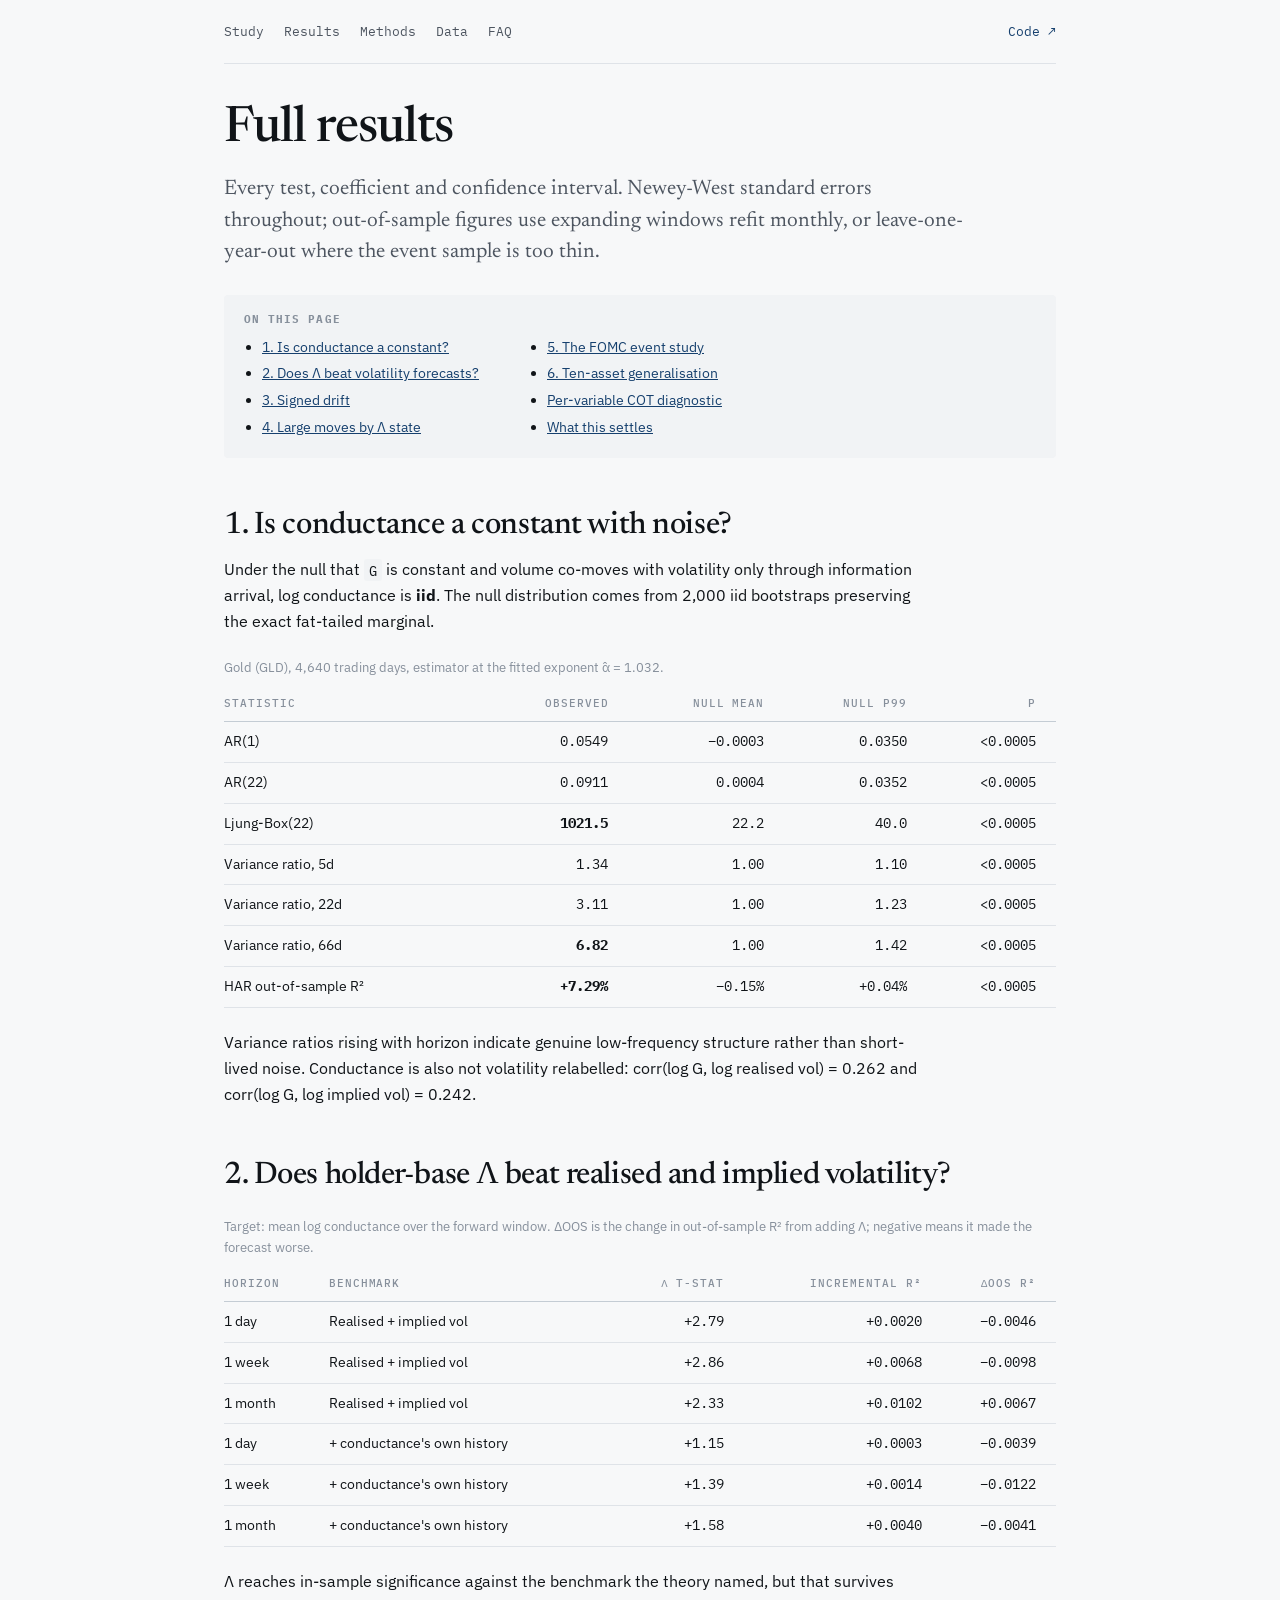
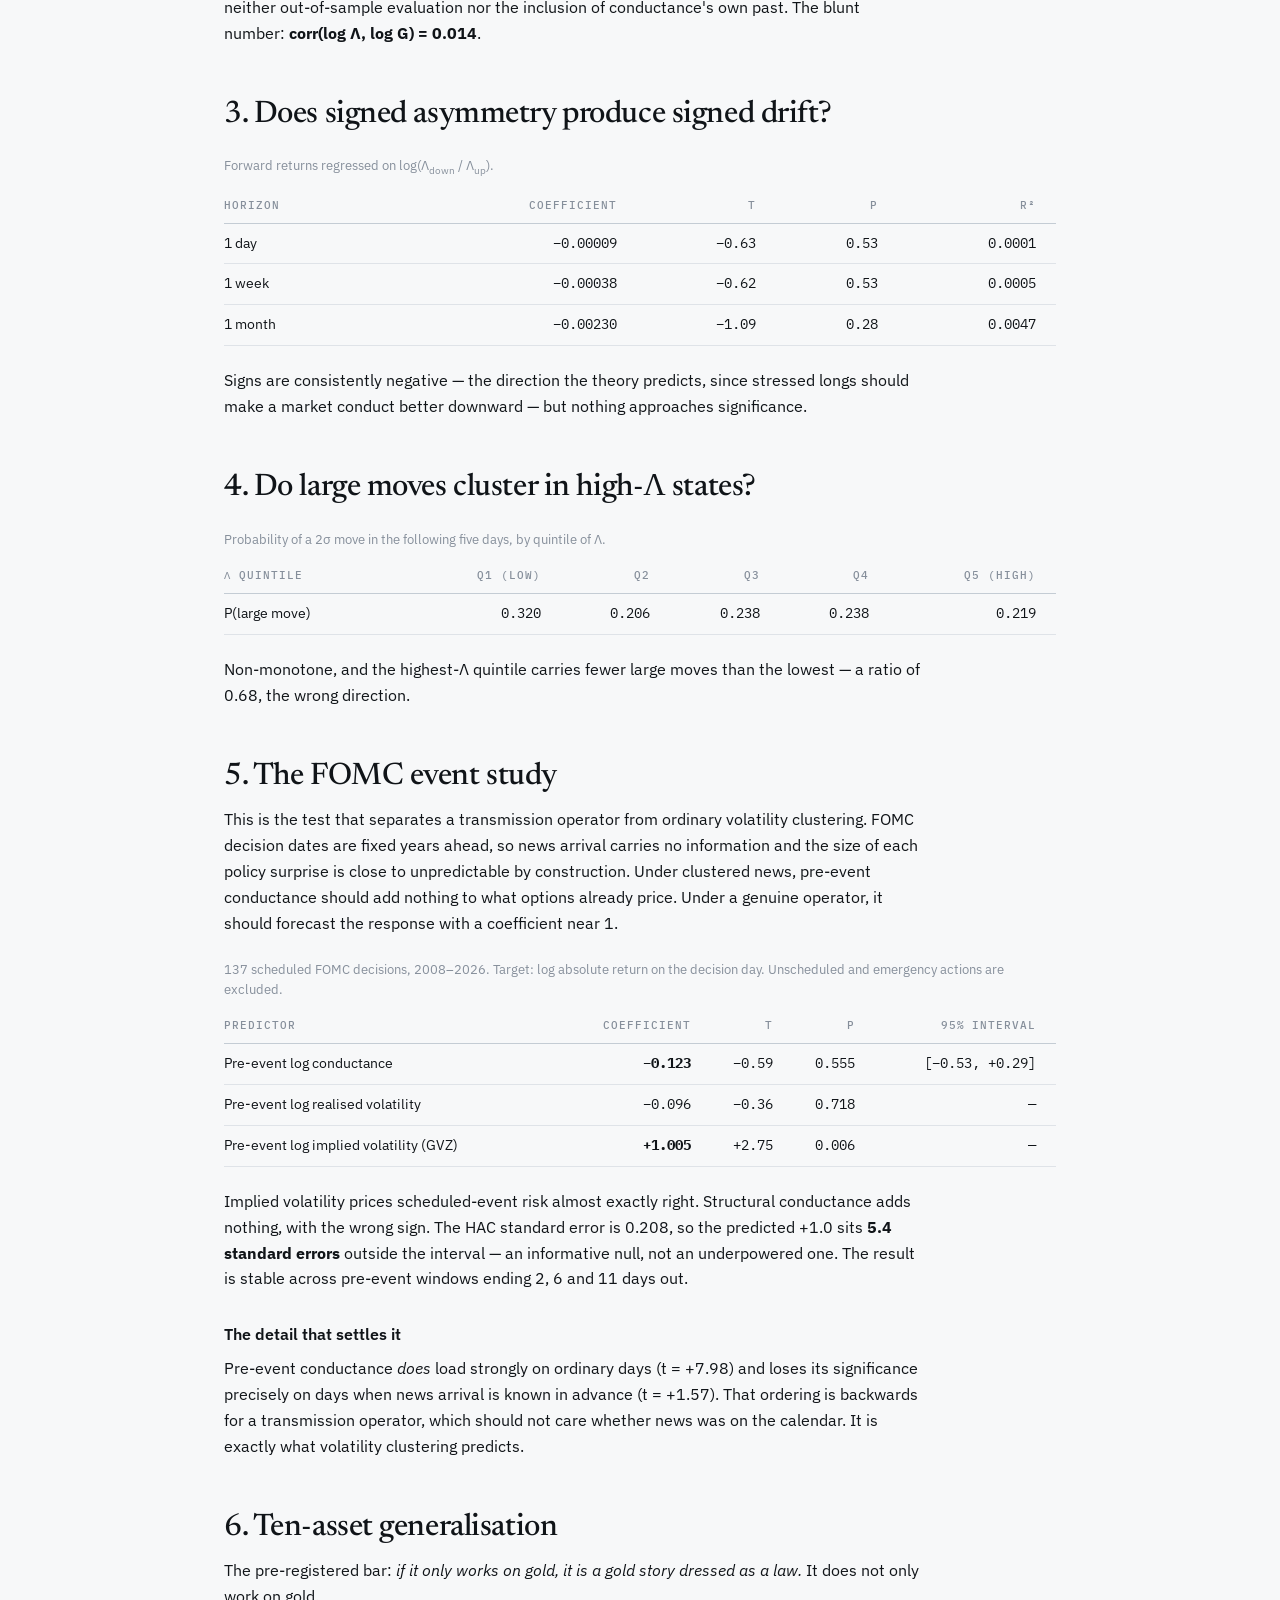
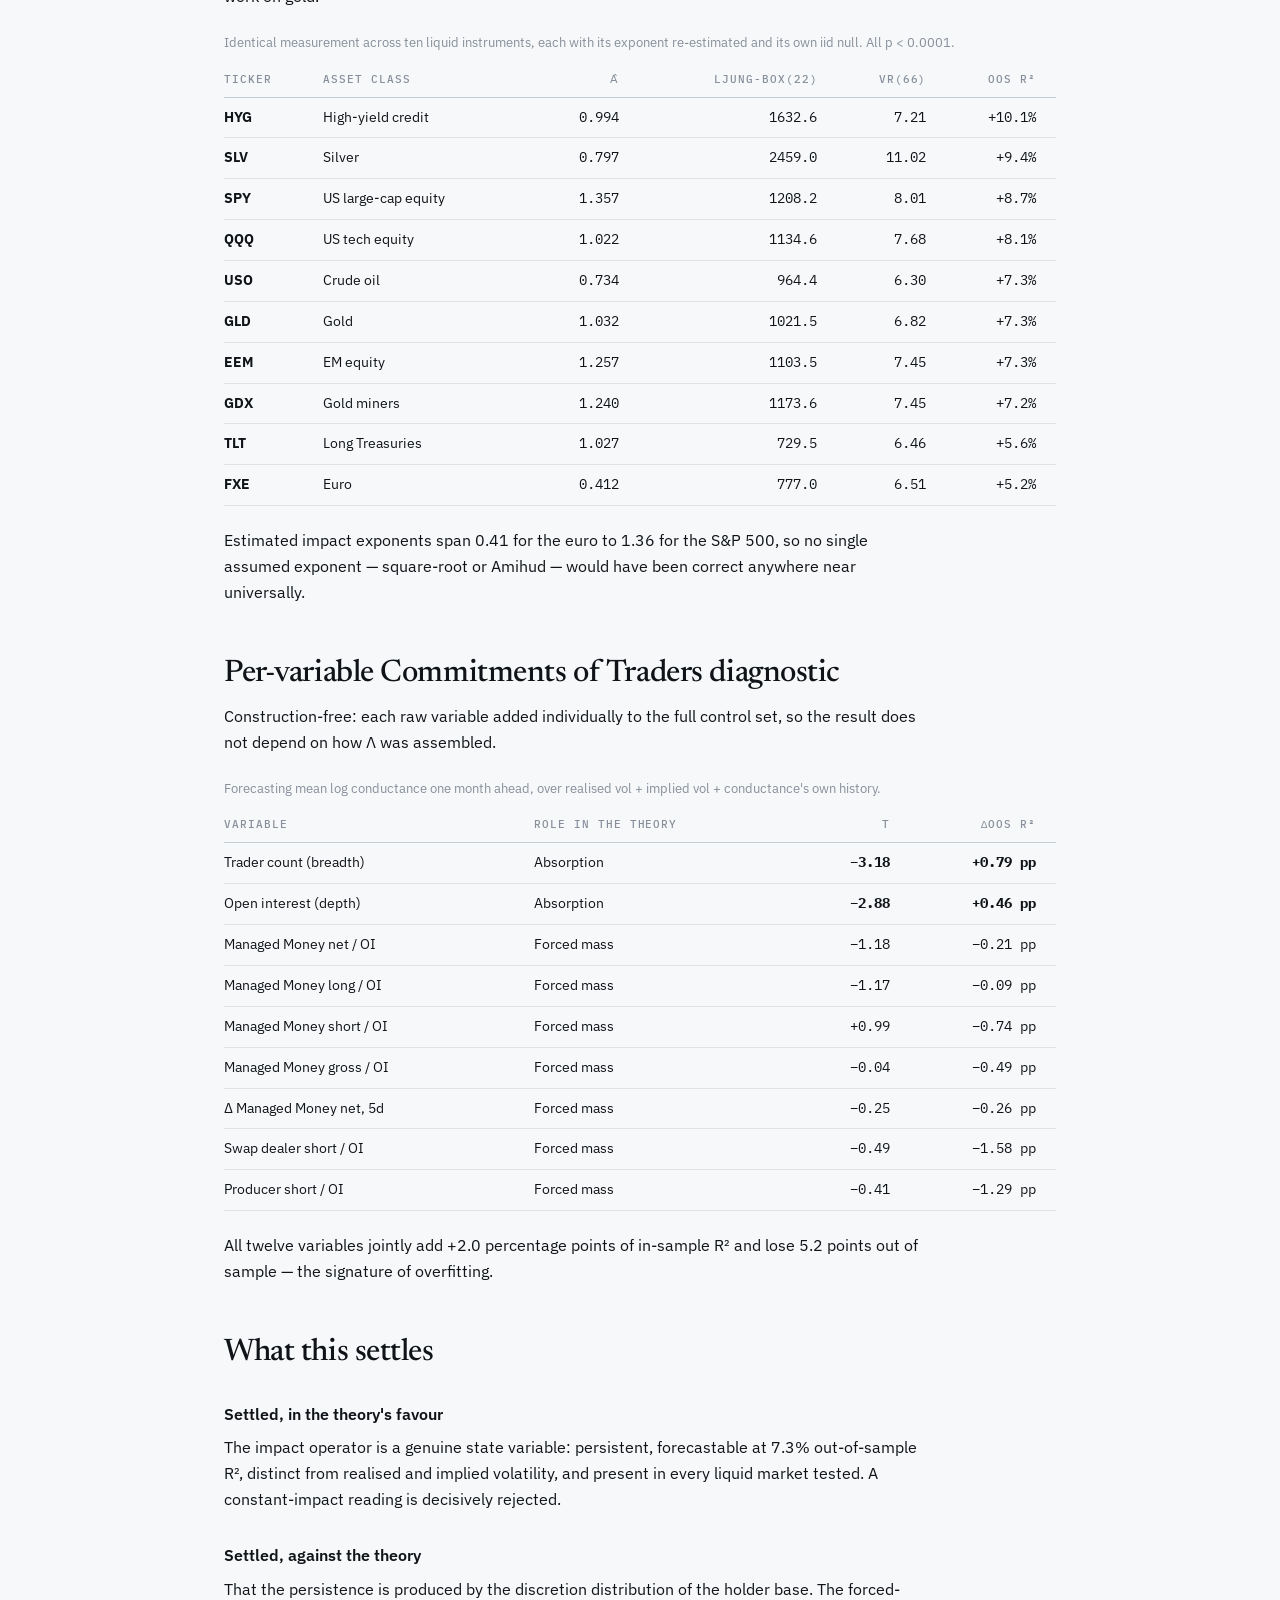
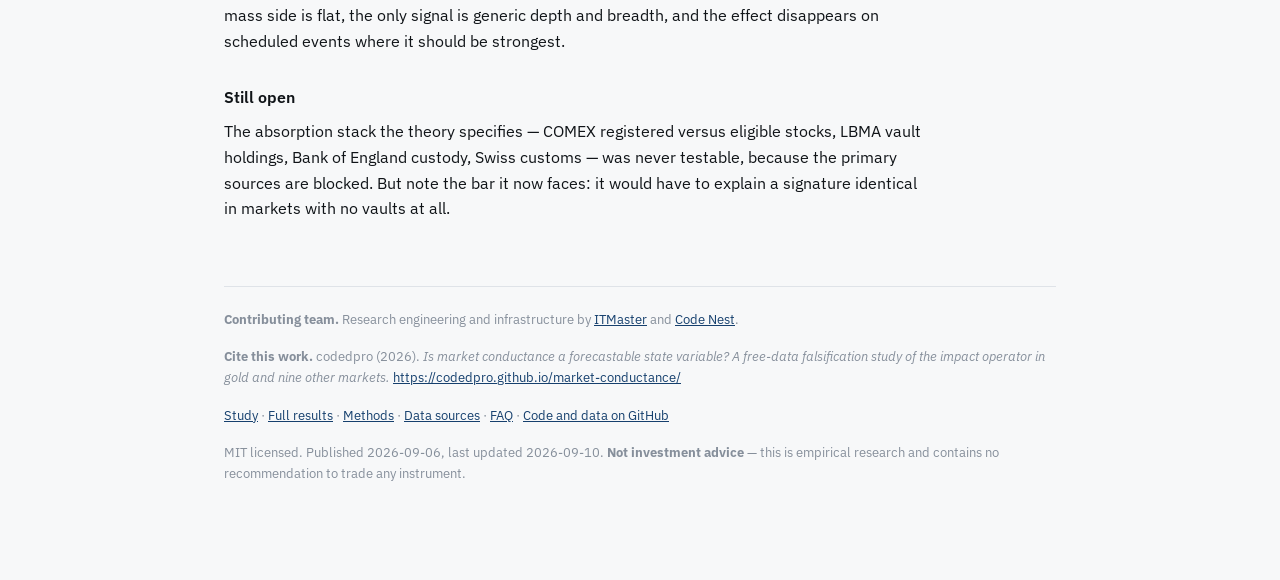
<file: results/index.html>
<!doctype html>
<html lang="en">
<head>
<meta charset="utf-8">
<meta name="viewport" content="width=device-width,initial-scale=1">
<title>Full Results: Six Tests of the Market Impact Operator</title>
<meta name="description" content="Every coefficient and confidence interval: the persistence null, three kill conditions, a 137-event FOMC study and a ten-asset generalisation of price impact.">
<link rel="canonical" href="https://codedpro.github.io/market-conductance/results/">
<meta name="robots" content="index,follow,max-snippet:-1,max-image-preview:large,max-video-preview:-1">
<meta name="author" content="codedpro">
<meta name="theme-color" content="#f7f8f9">

<meta name="citation_title" content="Is market conductance a forecastable state variable? A free-data falsification study of the impact operator in gold and nine other markets">
<meta name="citation_author" content="codedpro">
<meta name="citation_author" content="ITMaster">
<meta name="citation_author" content="Code Nest">
<meta name="citation_publication_date" content="2026/09/06">
<meta name="citation_online_date" content="2026/09/06">
<meta name="citation_abstract_html_url" content="https://codedpro.github.io/market-conductance/">
<meta name="citation_public_url" content="https://codedpro.github.io/market-conductance/">
<meta name="citation_fulltext_world_readable" content="">
<meta name="citation_language" content="en">
<meta name="citation_keywords" content="market microstructure; price impact; Kyle lambda; Amihud illiquidity; market conductance; gold; Commitments of Traders; inelastic markets; event study; falsification">

<meta name="DC.title" content="Is market conductance a forecastable state variable? A free-data falsification study of the impact operator in gold and nine other markets">
<meta name="DC.creator" content="codedpro">
<meta name="DC.date" content="2026-09-06">
<meta name="DC.type" content="Text">
<meta name="DC.format" content="text/html">
<meta name="DC.language" content="en">
<meta name="DC.rights" content="MIT">
<meta name="DC.identifier" content="https://codedpro.github.io/market-conductance/">

<meta property="og:type" content="article">
<meta property="og:site_name" content="Market Conductance Study">
<meta property="og:locale" content="en_US">
<meta property="og:title" content="Full results: six tests of the market impact operator">
<meta property="og:description" content="Every coefficient and confidence interval: the persistence null, three kill conditions, a 137-event FOMC study and a ten-asset generalisation of price impact.">
<meta property="og:url" content="https://codedpro.github.io/market-conductance/results/">
<meta property="og:image" content="https://codedpro.github.io/market-conductance/og.png">
<meta property="og:image:width" content="1200">
<meta property="og:image:height" content="630">
<meta property="og:image:alt" content="Market conductance study: forecastable in ten of ten asset classes; the holder-base explanation rejected at 5.4 sigma.">
<meta property="article:published_time" content="2026-09-06">
<meta property="article:modified_time" content="2026-09-10">
<meta property="article:author" content="codedpro">
<meta property="article:section" content="Quantitative finance">
<meta name="twitter:card" content="summary_large_image">
<meta name="twitter:title" content="Full results: six tests of the market impact operator">
<meta name="twitter:description" content="Every coefficient and confidence interval: the persistence null, three kill conditions, a 137-event FOMC study and a ten-asset generalisation of price impact.">
<meta name="twitter:image" content="https://codedpro.github.io/market-conductance/og.png">

<link rel="preconnect" href="https://fonts.googleapis.com">
<link rel="preconnect" href="https://fonts.gstatic.com" crossorigin>
<link rel="stylesheet" href="https://fonts.googleapis.com/css2?family=Newsreader:opsz,wght@6..72,400;6..72,500&family=IBM+Plex+Sans:wght@400;500;600&family=IBM+Plex+Mono:wght@400;500&display=swap">
<link rel="stylesheet" href="../assets/style.css">
<link rel="alternate" type="text/plain" href="https://codedpro.github.io/market-conductance/llms.txt" title="llms.txt">

<script type="application/ld+json">
{
 "@context": "https://schema.org",
 "@graph": [
  {
   "@type": "WebSite",
   "@id": "https://codedpro.github.io/market-conductance/#website",
   "url": "https://codedpro.github.io/market-conductance/",
   "name": "Market Conductance Study",
   "description": "Empirical falsification study of the market price-impact operator.",
   "inLanguage": "en",
   "publisher": {
    "@id": "https://codedpro.github.io/market-conductance/#org"
   }
  },
  {
   "@type": "Organization",
   "@id": "https://codedpro.github.io/market-conductance/#org",
   "name": "Project Lambda",
   "url": "https://codedpro.github.io/market-conductance/",
   "sameAs": [
    "https://github.com/codedpro/market-conductance"
   ],
   "member": [
    {
     "@type": "Organization",
     "name": "ITMaster",
     "url": "https://itmaster.uk"
    },
    {
     "@type": "Organization",
     "name": "Code Nest",
     "url": "https://code-nest.dev"
    }
   ]
  },
  {
   "@type": "BreadcrumbList",
   "@id": "https://codedpro.github.io/market-conductance/results/#breadcrumb",
   "itemListElement": [
    {
     "@type": "ListItem",
     "position": 1,
     "name": "Home",
     "item": "https://codedpro.github.io/market-conductance/"
    },
    {
     "@type": "ListItem",
     "position": 2,
     "name": "Results",
     "item": "https://codedpro.github.io/market-conductance/results/"
    }
   ]
  },
  {
   "@type": "WebPage",
   "@id": "https://codedpro.github.io/market-conductance/results/#webpage",
   "url": "https://codedpro.github.io/market-conductance/results/",
   "name": "Full Results: Six Tests of the Market Impact Operator",
   "description": "Every coefficient and confidence interval: the persistence null, three kill conditions, a 137-event FOMC study and a ten-asset generalisation of price impact.",
   "isPartOf": {
    "@id": "https://codedpro.github.io/market-conductance/#website"
   },
   "breadcrumb": {
    "@id": "https://codedpro.github.io/market-conductance/results/#breadcrumb"
   },
   "datePublished": "2026-09-06",
   "dateModified": "2026-09-10",
   "inLanguage": "en"
  }
 ]
}
</script>
</head>
<body>
<a class="skip" href="#main">Skip to content</a>
<div class="wrap">
<nav class="topnav" aria-label="Sections">
<a href="../">Study</a><a href="../results/">Results</a><a href="../methods/">Methods</a><a href="../data/">Data</a><a href="../faq/">FAQ</a>
<a class="gh" href="https://github.com/codedpro/market-conductance">Code &#8599;</a>
</nav>
<main id="main">
<h1>Full results</h1>
<p class="sub">Every test, coefficient and confidence interval. Newey-West standard errors
throughout; out-of-sample figures use expanding windows refit monthly, or leave-one-year-out where
the event sample is too thin.</p>
<div class="toc"><b>On this page</b><ul>
<li><a href="#persistence">1. Is conductance a constant?</a></li>
<li><a href="#kc1">2. Does &Lambda; beat volatility forecasts?</a></li>
<li><a href="#kc2">3. Signed drift</a></li>
<li><a href="#kc3">4. Large moves by &Lambda; state</a></li>
<li><a href="#fomc">5. The FOMC event study</a></li>
<li><a href="#generalisation">6. Ten-asset generalisation</a></li>
<li><a href="#cot">Per-variable COT diagnostic</a></li>
<li><a href="#settles">What this settles</a></li>
</ul></div>

<h2 id="persistence">1. Is conductance a constant with noise?</h2>
<p>Under the null that <code>G</code> is constant and volume co-moves with volatility only through
information arrival, log conductance is <strong>iid</strong>. The null distribution comes from
2,000 iid bootstraps preserving the exact fat-tailed marginal.</p>
<div class="tscroll"><table>
<caption>Gold (GLD), 4,640 trading days, estimator at the fitted exponent &alpha;&#770; = 1.032.</caption>
<thead><tr><th>Statistic</th><th class="n">Observed</th><th class="n">Null mean</th><th class="n">Null p99</th><th class="n">p</th></tr></thead>
<tbody>
<tr><td>AR(1)</td><td class="n">0.0549</td><td class="n">&minus;0.0003</td><td class="n">0.0350</td><td class="n">&lt;0.0005</td></tr>
<tr><td>AR(22)</td><td class="n">0.0911</td><td class="n">0.0004</td><td class="n">0.0352</td><td class="n">&lt;0.0005</td></tr>
<tr><td>Ljung-Box(22)</td><td class="n"><strong>1021.5</strong></td><td class="n">22.2</td><td class="n">40.0</td><td class="n">&lt;0.0005</td></tr>
<tr><td>Variance ratio, 5d</td><td class="n">1.34</td><td class="n">1.00</td><td class="n">1.10</td><td class="n">&lt;0.0005</td></tr>
<tr><td>Variance ratio, 22d</td><td class="n">3.11</td><td class="n">1.00</td><td class="n">1.23</td><td class="n">&lt;0.0005</td></tr>
<tr><td>Variance ratio, 66d</td><td class="n"><strong>6.82</strong></td><td class="n">1.00</td><td class="n">1.42</td><td class="n">&lt;0.0005</td></tr>
<tr><td>HAR out-of-sample R&sup2;</td><td class="n"><strong>+7.29%</strong></td><td class="n">&minus;0.15%</td><td class="n">+0.04%</td><td class="n">&lt;0.0005</td></tr>
</tbody></table></div>
<p>Variance ratios rising with horizon indicate genuine low-frequency structure rather than
short-lived noise. Conductance is also not volatility relabelled: corr(log G, log realised vol) =
0.262 and corr(log G, log implied vol) = 0.242.</p>

<h2 id="kc1">2. Does holder-base &Lambda; beat realised and implied volatility?</h2>
<div class="tscroll"><table>
<caption>Target: mean log conductance over the forward window. &Delta;OOS is the change in
out-of-sample R&sup2; from adding &Lambda;; negative means it made the forecast worse.</caption>
<thead><tr><th>Horizon</th><th>Benchmark</th><th class="n">&Lambda; t-stat</th><th class="n">Incremental R&sup2;</th><th class="n">&Delta;OOS R&sup2;</th></tr></thead>
<tbody>
<tr><td>1 day</td><td>Realised + implied vol</td><td class="n">+2.79</td><td class="n">+0.0020</td><td class="n">&minus;0.0046</td></tr>
<tr><td>1 week</td><td>Realised + implied vol</td><td class="n">+2.86</td><td class="n">+0.0068</td><td class="n">&minus;0.0098</td></tr>
<tr><td>1 month</td><td>Realised + implied vol</td><td class="n">+2.33</td><td class="n">+0.0102</td><td class="n">+0.0067</td></tr>
<tr><td>1 day</td><td>+ conductance's own history</td><td class="n">+1.15</td><td class="n">+0.0003</td><td class="n">&minus;0.0039</td></tr>
<tr><td>1 week</td><td>+ conductance's own history</td><td class="n">+1.39</td><td class="n">+0.0014</td><td class="n">&minus;0.0122</td></tr>
<tr><td>1 month</td><td>+ conductance's own history</td><td class="n">+1.58</td><td class="n">+0.0040</td><td class="n">&minus;0.0041</td></tr>
</tbody></table></div>
<p>&Lambda; reaches in-sample significance against the benchmark the theory named, but that
survives neither out-of-sample evaluation nor the inclusion of conductance's own past. The blunt
number: <strong>corr(log &Lambda;, log G) = 0.014</strong>.</p>

<h2 id="kc2">3. Does signed asymmetry produce signed drift?</h2>
<div class="tscroll"><table>
<caption>Forward returns regressed on log(&Lambda;<sub>down</sub> / &Lambda;<sub>up</sub>).</caption>
<thead><tr><th>Horizon</th><th class="n">Coefficient</th><th class="n">t</th><th class="n">p</th><th class="n">R&sup2;</th></tr></thead>
<tbody>
<tr><td>1 day</td><td class="n">&minus;0.00009</td><td class="n">&minus;0.63</td><td class="n">0.53</td><td class="n">0.0001</td></tr>
<tr><td>1 week</td><td class="n">&minus;0.00038</td><td class="n">&minus;0.62</td><td class="n">0.53</td><td class="n">0.0005</td></tr>
<tr><td>1 month</td><td class="n">&minus;0.00230</td><td class="n">&minus;1.09</td><td class="n">0.28</td><td class="n">0.0047</td></tr>
</tbody></table></div>
<p>Signs are consistently negative &mdash; the direction the theory predicts, since stressed longs
should make a market conduct better downward &mdash; but nothing approaches significance.</p>

<h2 id="kc3">4. Do large moves cluster in high-&Lambda; states?</h2>
<div class="tscroll"><table>
<caption>Probability of a 2&sigma; move in the following five days, by quintile of &Lambda;.</caption>
<thead><tr><th>&Lambda; quintile</th><th class="n">Q1 (low)</th><th class="n">Q2</th><th class="n">Q3</th><th class="n">Q4</th><th class="n">Q5 (high)</th></tr></thead>
<tbody><tr><td>P(large move)</td><td class="n">0.320</td><td class="n">0.206</td><td class="n">0.238</td><td class="n">0.238</td><td class="n">0.219</td></tr></tbody>
</table></div>
<p>Non-monotone, and the highest-&Lambda; quintile carries fewer large moves than the lowest &mdash;
a ratio of 0.68, the wrong direction.</p>

<h2 id="fomc">5. The FOMC event study</h2>
<p>This is the test that separates a transmission operator from ordinary volatility clustering.
FOMC decision dates are fixed years ahead, so news arrival carries no information and the size of
each policy surprise is close to unpredictable by construction. Under clustered news, pre-event
conductance should add nothing to what options already price. Under a genuine operator, it should
forecast the response with a coefficient near 1.</p>
<div class="tscroll"><table>
<caption>137 scheduled FOMC decisions, 2008&ndash;2026. Target: log absolute return on the decision
day. Unscheduled and emergency actions are excluded.</caption>
<thead><tr><th>Predictor</th><th class="n">Coefficient</th><th class="n">t</th><th class="n">p</th><th class="n">95% interval</th></tr></thead>
<tbody>
<tr><td>Pre-event log conductance</td><td class="n"><strong>&minus;0.123</strong></td><td class="n">&minus;0.59</td><td class="n">0.555</td><td class="n">[&minus;0.53, +0.29]</td></tr>
<tr><td>Pre-event log realised volatility</td><td class="n">&minus;0.096</td><td class="n">&minus;0.36</td><td class="n">0.718</td><td class="n">&mdash;</td></tr>
<tr><td>Pre-event log implied volatility (GVZ)</td><td class="n"><strong>+1.005</strong></td><td class="n">+2.75</td><td class="n">0.006</td><td class="n">&mdash;</td></tr>
</tbody></table></div>
<p>Implied volatility prices scheduled-event risk almost exactly right. Structural conductance adds
nothing, with the wrong sign. The HAC standard error is 0.208, so the predicted +1.0 sits
<strong>5.4 standard errors</strong> outside the interval &mdash; an informative null, not an
underpowered one. The result is stable across pre-event windows ending 2, 6 and 11 days out.</p>
<h3>The detail that settles it</h3>
<p>Pre-event conductance <em>does</em> load strongly on ordinary days (t = +7.98) and loses its
significance precisely on days when news arrival is known in advance (t = +1.57). That ordering is
backwards for a transmission operator, which should not care whether news was on the calendar. It is
exactly what volatility clustering predicts.</p>

<h2 id="generalisation">6. Ten-asset generalisation</h2>
<p>The pre-registered bar: <em>if it only works on gold, it is a gold story dressed as a law.</em>
It does not only work on gold.</p>
<div class="tscroll"><table>
<caption>Identical measurement across ten liquid instruments, each with its exponent re-estimated and its own iid null. All p < 0.0001.</caption>
<thead><tr><th>Ticker</th><th>Asset class</th><th class="n">&alpha;&#770;</th>
<th class="n">Ljung-Box(22)</th><th class="n">VR(66)</th><th class="n">OOS R&sup2;</th></tr></thead>
<tbody><tr><td><strong>HYG</strong></td><td>High-yield credit</td><td class="n">0.994</td><td class="n">1632.6</td><td class="n">7.21</td><td class="n">+10.1%</td></tr>
<tr><td><strong>SLV</strong></td><td>Silver</td><td class="n">0.797</td><td class="n">2459.0</td><td class="n">11.02</td><td class="n">+9.4%</td></tr>
<tr><td><strong>SPY</strong></td><td>US large-cap equity</td><td class="n">1.357</td><td class="n">1208.2</td><td class="n">8.01</td><td class="n">+8.7%</td></tr>
<tr><td><strong>QQQ</strong></td><td>US tech equity</td><td class="n">1.022</td><td class="n">1134.6</td><td class="n">7.68</td><td class="n">+8.1%</td></tr>
<tr><td><strong>USO</strong></td><td>Crude oil</td><td class="n">0.734</td><td class="n">964.4</td><td class="n">6.30</td><td class="n">+7.3%</td></tr>
<tr><td><strong>GLD</strong></td><td>Gold</td><td class="n">1.032</td><td class="n">1021.5</td><td class="n">6.82</td><td class="n">+7.3%</td></tr>
<tr><td><strong>EEM</strong></td><td>EM equity</td><td class="n">1.257</td><td class="n">1103.5</td><td class="n">7.45</td><td class="n">+7.3%</td></tr>
<tr><td><strong>GDX</strong></td><td>Gold miners</td><td class="n">1.240</td><td class="n">1173.6</td><td class="n">7.45</td><td class="n">+7.2%</td></tr>
<tr><td><strong>TLT</strong></td><td>Long Treasuries</td><td class="n">1.027</td><td class="n">729.5</td><td class="n">6.46</td><td class="n">+5.6%</td></tr>
<tr><td><strong>FXE</strong></td><td>Euro</td><td class="n">0.412</td><td class="n">777.0</td><td class="n">6.51</td><td class="n">+5.2%</td></tr></tbody></table></div>
<p>Estimated impact exponents span 0.41 for the euro to 1.36 for the S&amp;P 500, so no single
assumed exponent &mdash; square-root or Amihud &mdash; would have been correct anywhere near
universally.</p>

<h2 id="cot">Per-variable Commitments of Traders diagnostic</h2>
<p>Construction-free: each raw variable added individually to the full control set, so the result
does not depend on how &Lambda; was assembled.</p>
<div class="tscroll"><table>
<caption>Forecasting mean log conductance one month ahead, over realised vol + implied vol +
conductance's own history.</caption>
<thead><tr><th>Variable</th><th>Role in the theory</th><th class="n">t</th><th class="n">&Delta;OOS R&sup2;</th></tr></thead>
<tbody>
<tr><td>Trader count (breadth)</td><td>Absorption</td><td class="n"><strong>&minus;3.18</strong></td><td class="n"><strong>+0.79 pp</strong></td></tr>
<tr><td>Open interest (depth)</td><td>Absorption</td><td class="n"><strong>&minus;2.88</strong></td><td class="n"><strong>+0.46 pp</strong></td></tr>
<tr><td>Managed Money net / OI</td><td>Forced mass</td><td class="n">&minus;1.18</td><td class="n">&minus;0.21 pp</td></tr>
<tr><td>Managed Money long / OI</td><td>Forced mass</td><td class="n">&minus;1.17</td><td class="n">&minus;0.09 pp</td></tr>
<tr><td>Managed Money short / OI</td><td>Forced mass</td><td class="n">+0.99</td><td class="n">&minus;0.74 pp</td></tr>
<tr><td>Managed Money gross / OI</td><td>Forced mass</td><td class="n">&minus;0.04</td><td class="n">&minus;0.49 pp</td></tr>
<tr><td>&Delta; Managed Money net, 5d</td><td>Forced mass</td><td class="n">&minus;0.25</td><td class="n">&minus;0.26 pp</td></tr>
<tr><td>Swap dealer short / OI</td><td>Forced mass</td><td class="n">&minus;0.49</td><td class="n">&minus;1.58 pp</td></tr>
<tr><td>Producer short / OI</td><td>Forced mass</td><td class="n">&minus;0.41</td><td class="n">&minus;1.29 pp</td></tr>
</tbody></table></div>
<p>All twelve variables jointly add +2.0 percentage points of in-sample R&sup2; and lose 5.2 points
out of sample &mdash; the signature of overfitting.</p>

<h2 id="settles">What this settles</h2>
<h3>Settled, in the theory's favour</h3>
<p>The impact operator is a genuine state variable: persistent, forecastable at 7.3% out-of-sample
R&sup2;, distinct from realised and implied volatility, and present in every liquid market tested.
A constant-impact reading is decisively rejected.</p>
<h3>Settled, against the theory</h3>
<p>That the persistence is produced by the discretion distribution of the holder base. The
forced-mass side is flat, the only signal is generic depth and breadth, and the effect disappears
on scheduled events where it should be strongest.</p>
<h3>Still open</h3>
<p>The absorption stack the theory specifies &mdash; COMEX registered versus eligible stocks, LBMA
vault holdings, Bank of England custody, Swiss customs &mdash; was never testable, because the
primary sources are blocked. But note the bar it now faces: it would have to explain a signature
identical in markets with no vaults at all.</p>

</main>
<footer>
<p><strong>Contributing team.</strong> Research engineering and infrastructure by
<a href="https://itmaster.uk">ITMaster</a> and <a href="https://code-nest.dev">Code Nest</a>.</p>
<p><strong>Cite this work.</strong> codedpro (2026). <em>Is market conductance a forecastable state variable? A free-data falsification study of the impact operator in gold and nine other markets.</em>
<a href="https://codedpro.github.io/market-conductance/">https://codedpro.github.io/market-conductance/</a></p>
<p><a href="../">Study</a> &middot; <a href="../results/">Full results</a> &middot;
<a href="../methods/">Methods</a> &middot; <a href="../data/">Data sources</a> &middot;
<a href="../faq/">FAQ</a> &middot; <a href="https://github.com/codedpro/market-conductance">Code and data on GitHub</a></p>
<p>MIT licensed. Published 2026-09-06, last updated 2026-09-10.
<strong>Not investment advice</strong> &mdash; this is empirical research and contains no
recommendation to trade any instrument.</p>
</footer>
</div>
</body>
</html>
</file>
<file: assets/style.css>
:root{color-scheme:light;--bg:#f7f8f9;--surf:#fff;--surf2:#f1f3f5;--ink:#101418;--ink2:#4d5560;--mut:#868f9b;--rule:#dfe3e8;--rule2:#c4ccd4;--acc:#16406e;--s1:#2a78d6;--s2:#eb6834;--pass:#0ca30c;--fail:#d03b3b}
@media(prefers-color-scheme:dark){:root{color-scheme:dark;--bg:#0e1113;--surf:#14171a;--surf2:#1b1f23;--ink:#f2f4f6;--ink2:#b3bcc6;--mut:#7f8892;--rule:#272c31;--rule2:#3a4149;--acc:#7fb0ea;--s1:#3987e5;--s2:#d95926;--pass:#0ca30c;--fail:#e05a5a}}
*{box-sizing:border-box}
body{margin:0;background:var(--bg);color:var(--ink);font:16px/1.62 "IBM Plex Sans",-apple-system,BlinkMacSystemFont,"Segoe UI",sans-serif;-webkit-font-smoothing:antialiased}
.skip{position:absolute;left:-9999px}
.skip:focus{left:8px;top:8px;background:var(--acc);color:#fff;padding:8px 14px;z-index:9;border-radius:3px}
.wrap{max-width:880px;margin:0 auto;padding:0 24px 80px}
.topnav{display:flex;flex-wrap:wrap;gap:0 20px;align-items:center;padding:18px 0;border-bottom:1px solid var(--rule);font-family:"IBM Plex Mono",monospace;font-size:12.5px}
.topnav a{color:var(--ink2);text-decoration:none;padding:3px 0;border-bottom:1px solid transparent}
.topnav a:hover{color:var(--acc);border-bottom-color:var(--acc)}
.topnav .gh{margin-left:auto;color:var(--acc)}
h1{font-family:Newsreader,Georgia,serif;font-weight:500;font-size:clamp(31px,5vw,50px);line-height:1.08;letter-spacing:-.02em;margin:38px 0 18px;text-wrap:balance}
h2{font-family:Newsreader,Georgia,serif;font-weight:500;font-size:clamp(23px,3vw,31px);line-height:1.18;letter-spacing:-.014em;margin:50px 0 12px;text-wrap:balance;scroll-margin-top:16px}
h3{font-size:16px;font-weight:600;margin:30px 0 8px;scroll-margin-top:16px}
h4{font-size:14px;font-weight:600;margin:22px 0 6px;color:var(--ink2)}
p{margin:0 0 16px;max-width:70ch}
a{color:var(--acc)}
ul,ol{max-width:70ch;padding-left:22px}
li{margin-bottom:7px}
code{font-family:"IBM Plex Mono",monospace;font-size:.9em;background:var(--surf2);padding:1.5px 5px;border-radius:3px}
pre{background:var(--surf);border:1px solid var(--rule);border-radius:4px;padding:16px 18px;overflow-x:auto;font-size:13px;line-height:1.6}
pre code{background:none;padding:0}
.sub{font-family:Newsreader,Georgia,serif;font-size:clamp(18px,2.1vw,21px);line-height:1.5;color:var(--ink2);max-width:62ch;margin:0 0 24px}
.lede{font-size:17.5px;color:var(--ink2)}
.meta{display:flex;flex-wrap:wrap;gap:0 26px;font-family:"IBM Plex Mono",monospace;font-size:12px;color:var(--mut);border-top:1px solid var(--rule);border-bottom:2px solid var(--ink);padding:12px 0}
.tscroll{overflow-x:auto;margin:22px 0}
table{border-collapse:collapse;width:100%;font-size:13.5px;min-width:520px}
caption{text-align:left;font-size:12.5px;color:var(--mut);padding-bottom:9px}
th,td{padding:9px 14px 9px 0;text-align:left;border-bottom:1px solid var(--rule);vertical-align:top}
thead th{font-family:"IBM Plex Mono",monospace;font-size:10.5px;letter-spacing:.09em;text-transform:uppercase;color:var(--mut);font-weight:500;border-bottom:1px solid var(--rule2)}
td.n,th.n{text-align:right;padding-right:20px;font-variant-numeric:tabular-nums}
td.n{font-family:"IBM Plex Mono",monospace}
tbody tr:hover{background:var(--surf2)}
.stamp{font-family:"IBM Plex Mono",monospace;font-size:10.5px;font-weight:500;letter-spacing:.1em;padding:3px 8px;border-radius:2px;white-space:nowrap;border:1px solid;display:inline-block}
.pass{color:var(--pass);border-color:var(--pass);background:rgba(12,163,12,.10)}
.fail{color:var(--fail);border-color:var(--fail);background:rgba(208,59,59,.10)}
.warn{color:#b07d00;border-color:#fab219;background:rgba(250,178,25,.14)}
.box{background:var(--surf);border:1px solid var(--rule);border-radius:4px;padding:20px 22px;margin:24px 0}
.key{border-left:3px solid var(--acc);padding:4px 0 4px 18px;margin:24px 0;max-width:70ch}
.key p{margin:0}
.faqitem{border-top:1px solid var(--rule);padding:22px 0}
.faqitem h3{margin:0 0 8px;font-family:Newsreader,Georgia,serif;font-weight:500;font-size:21px}
.faqitem p{margin:0 0 10px;color:var(--ink2)}
.faqitem p:last-child{margin-bottom:0}
.cards{display:grid;grid-template-columns:repeat(auto-fit,minmax(230px,1fr));gap:14px;margin:26px 0}
.card{background:var(--surf);border:1px solid var(--rule);border-radius:4px;padding:18px 20px;text-decoration:none;display:block;color:inherit}
.card:hover{border-color:var(--acc)}
.card b{display:block;font-size:15px;margin-bottom:5px}
.card span{font-size:13px;color:var(--mut);line-height:1.5;display:block}
footer{margin-top:64px;padding-top:22px;border-top:1px solid var(--rule);font-size:13px;color:var(--mut)}
footer p{max-width:none}
.toc{font-size:14px;background:var(--surf2);border-radius:4px;padding:16px 20px;margin:26px 0}
.toc b{display:block;font-family:"IBM Plex Mono",monospace;font-size:10.5px;letter-spacing:.1em;text-transform:uppercase;color:var(--mut);margin-bottom:8px}
.toc ul{margin:0;padding-left:18px;columns:2;column-gap:28px}
.toc li{margin-bottom:4px;break-inside:avoid}
:focus-visible{outline:2px solid var(--acc);outline-offset:3px}
@media(max-width:640px){.toc ul{columns:1}.topnav{font-size:12px;gap:0 14px}.topnav .gh{margin-left:0}}
</file>
